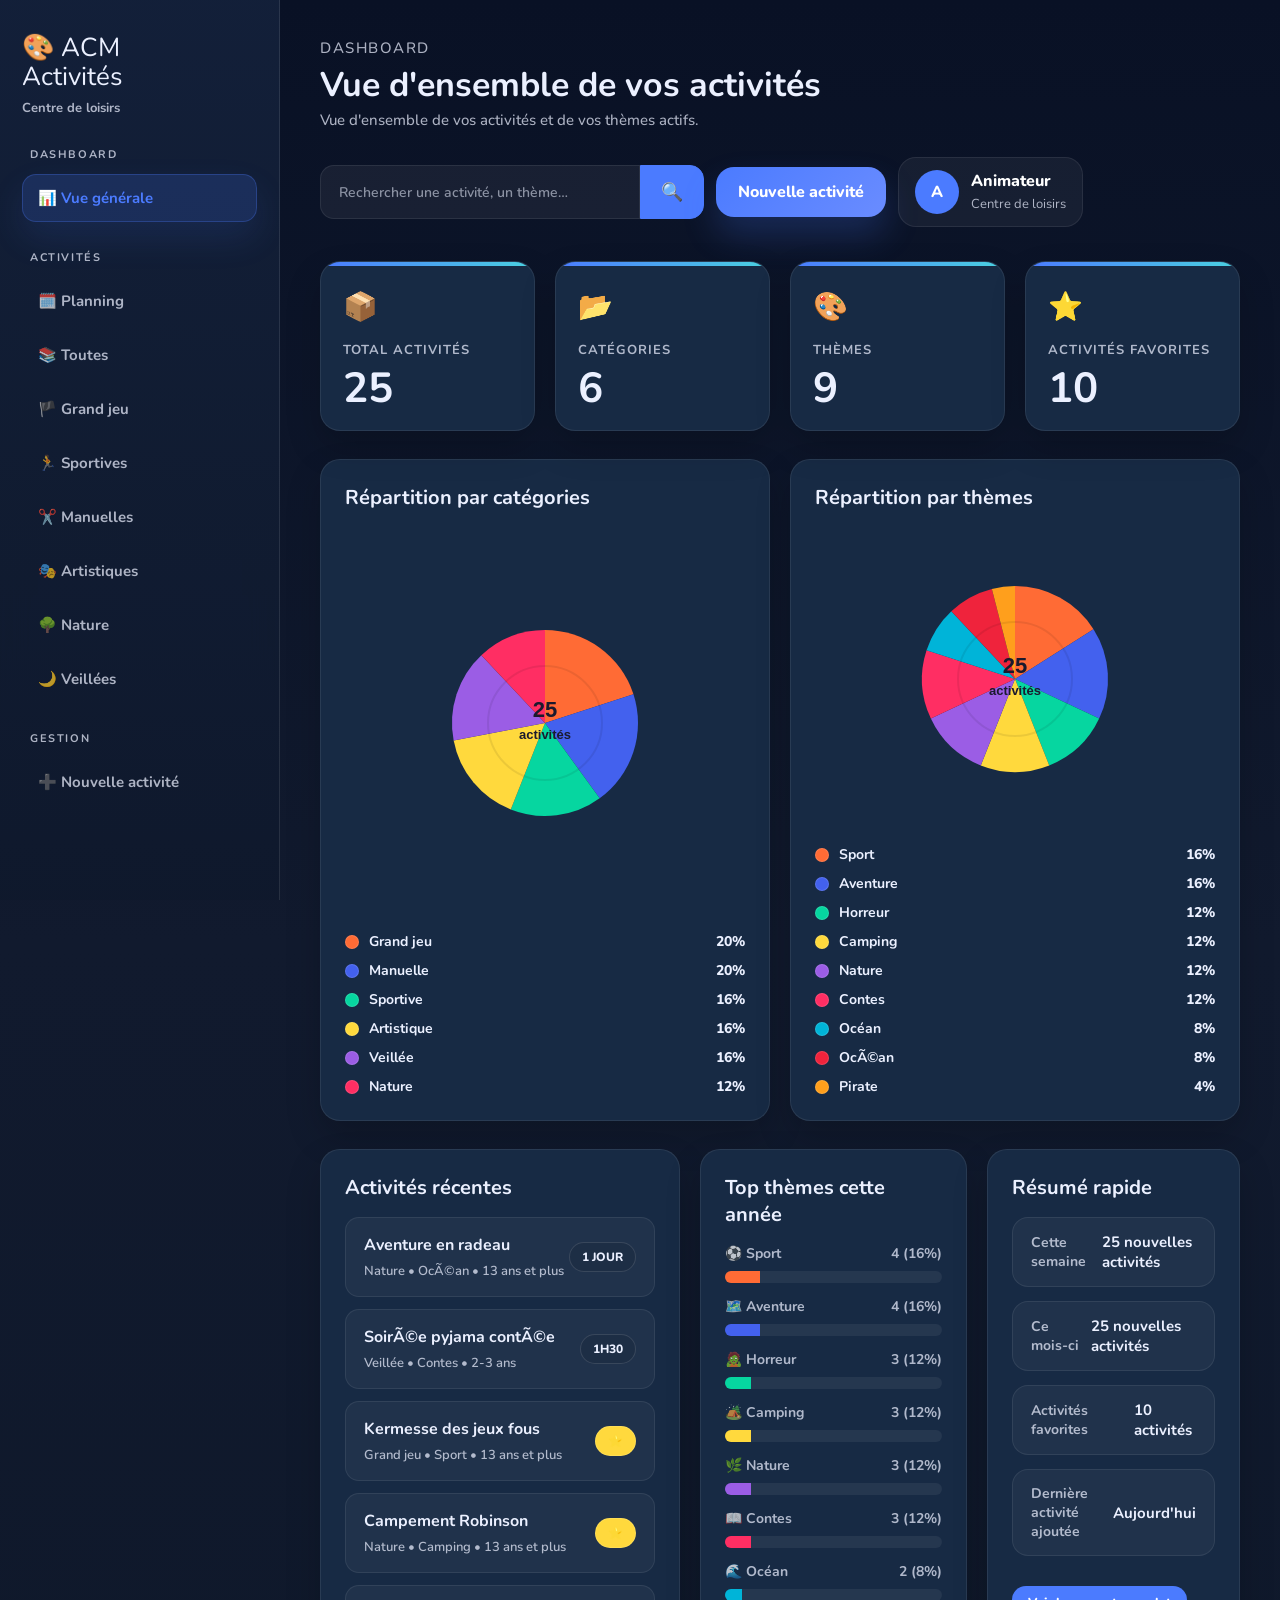
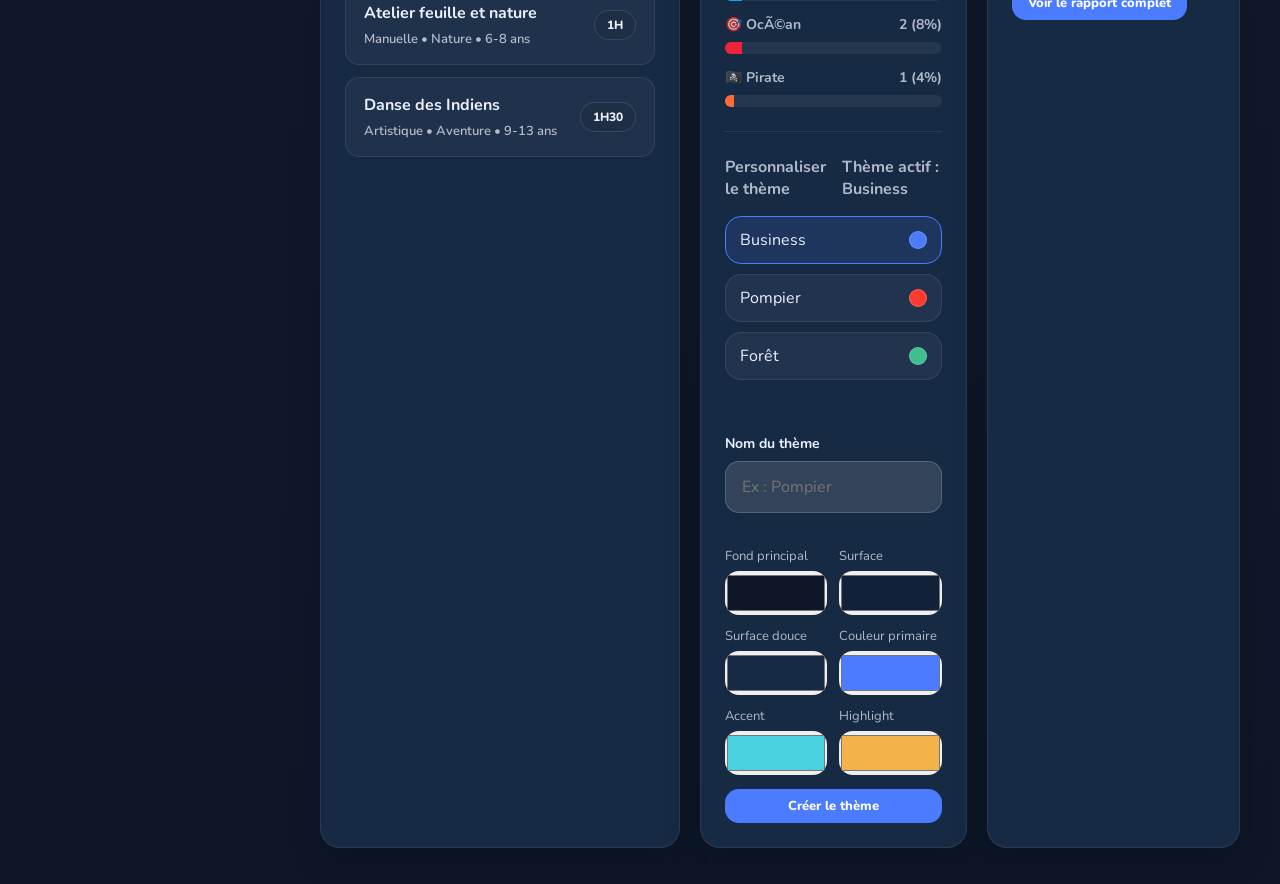
<file: index.html>
<!DOCTYPE html>
<html lang="fr">

<head>
  <meta charset="UTF-8">
  <meta name="viewport" content="width=device-width, initial-scale=1.0">
  <title>ACM Activités — Dashboard</title>
  <link rel="stylesheet" href="css/style.css">
</head>

<body>

  <!-- Mobile toggle -->
  <button class="mobile-toggle" id="mobileToggle" aria-label="Menu">☰</button>
  <div class="sidebar-overlay" id="sidebarOverlay"></div>

  <div class="layout">

    <!-- ============ SIDEBAR ============ -->
    <aside class="sidebar" id="sidebar">

      <div class="logo">
        🎨 ACM<br>Activités
      </div>
      <span class="logo-sub">Centre de loisirs</span>

      <nav>

        <h4>Dashboard</h4>

        <a href="index.html" class="active">
          📊 Vue générale
        </a>

        <h4>Activités</h4>

        <a href="planning.html">
          🗓️ Planning
        </a>
        <a href="activities.html?category=">
          📚 Toutes
        </a>
        <a href="activities.html?category=Grand+jeu">
          🏴 Grand jeu
        </a>
        <a href="activities.html?category=Sportive">
          🏃 Sportives
        </a>
        <a href="activities.html?category=Manuelle">
          ✂️ Manuelles
        </a>
        <a href="activities.html?category=Artistique">
          🎭 Artistiques
        </a>
        <a href="activities.html?category=Nature">
          🌳 Nature
        </a>
        <a href="activities.html?category=Veillée">
          🌙 Veillées
        </a>

        <h4>Gestion</h4>

        <a href="admin.html">
          ➕ Nouvelle activité
        </a>

      </nav>

    </aside>

    <!-- ============ MAIN ============ -->
    <main class="main">

      <!-- Top bar -->
      <header class="topbar">
        <div class="topbar-left">
          <div class="page-header">
            <p class="eyebrow">Dashboard</p>
            <h1>Vue d'ensemble de vos activités</h1>
            <p>Vue d'ensemble de vos activités et de vos thèmes actifs.</p>
          </div>
        </div>
        <div class="topbar-right">
          <div class="search-group">
            <input type="text" id="searchInput" placeholder="Rechercher une activité, un thème…">
            <button id="searchBtn">🔍</button>
          </div>
          <button class="primary-btn" onclick="window.location='admin.html'">Nouvelle activité</button>
          <div class="user-panel">
            <div class="user-avatar">A</div>
            <div class="user-info">
              <strong>Animateur</strong>
              <span>Centre de loisirs</span>
            </div>
          </div>
        </div>
      </header>

      <!-- KPI Cards -->
      <section class="stats">
        <div class="stat-card">
          <div class="stat-icon">📦</div>
          <span>Total activités</span>
          <h2 id="totalActivities">0</h2>
        </div>
        <div class="stat-card">
          <div class="stat-icon">📂</div>
          <span>Catégories</span>
          <h2 id="totalCategories">0</h2>
        </div>
        <div class="stat-card">
          <div class="stat-icon">🎨</div>
          <span>Thèmes</span>
          <h2 id="totalThemes">0</h2>
        </div>
        <div class="stat-card">
          <div class="stat-icon">⭐</div>
          <span>Activités favorites</span>
          <h2 id="favoritesCount">0</h2>
        </div>
      </section>

      <!-- Charts -->
      <section class="charts">
        <div class="chart-card">
          <h3>Répartition par catégories</h3>
          <canvas id="categoryChart"></canvas>
          <div class="chart-legend" id="categoryLegend"></div>
        </div>
        <div class="chart-card">
          <h3>Répartition par thèmes</h3>
          <canvas id="themeChart"></canvas>
          <div class="chart-legend" id="themeLegend"></div>
        </div>
      </section>

      <!-- Bottom -->
      <section class="bottom dashboard-bottom">
        <div class="recent card-panel">
          <h3>Activités récentes</h3>
          <div id="recentActivities"></div>
        </div>
        <div class="themes card-panel">
          <h3>Top thèmes cette année</h3>
          <div id="topThemes"></div>
          <div class="theme-manager">
            <div class="theme-manager-header">
              <span>Personnaliser le thème</span>
              <span id="activeThemeLabel"></span>
            </div>
            <div class="theme-list" id="themeList"></div>
            <div id="themeMessage" class="theme-message"></div>
            <form id="themeForm" class="theme-form">
              <div class="form-group">
                <label>Nom du thème</label>
                <input type="text" id="themeName" placeholder="Ex : Pompier">
              </div>
              <div class="theme-inputs">
                <div class="theme-input-group">
                  <label>Fond principal</label>
                  <input type="color" id="themeBg" value="#0d1728">
                </div>
                <div class="theme-input-group">
                  <label>Surface</label>
                  <input type="color" id="themeSurface" value="#13203a">
                </div>
                <div class="theme-input-group">
                  <label>Surface douce</label>
                  <input type="color" id="themeSurfaceSoft" value="#172a44">
                </div>
                <div class="theme-input-group">
                  <label>Couleur primaire</label>
                  <input type="color" id="themePrimary" value="#4b7bff">
                </div>
                <div class="theme-input-group">
                  <label>Accent</label>
                  <input type="color" id="themeAccent" value="#4ad1e0">
                </div>
                <div class="theme-input-group">
                  <label>Highlight</label>
                  <input type="color" id="themeHighlight" value="#f4b24a">
                </div>
              </div>
              <button type="button" id="saveThemeBtn" class="view-btn small">Créer le thème</button>
            </form>
          </div>
        </div>
        <div class="summary card-panel">
          <h3>Résumé rapide</h3>
          <div class="summary-list">
            <div class="summary-item">
              <span>Cette semaine</span>
              <strong id="weeklyCount">0 nouvelles activités</strong>
            </div>
            <div class="summary-item">
              <span>Ce mois-ci</span>
              <strong id="monthlyCount">0 nouvelles activités</strong>
            </div>
            <div class="summary-item">
              <span>Activités favorites</span>
              <strong id="favoritesSummary">0 activités</strong>
            </div>
            <div class="summary-item">
              <span>Dernière activité ajoutée</span>
              <strong id="lastAdded">Aucune activité</strong>
            </div>
          </div>
          <a href="activities.html" class="view-btn small">Voir le rapport complet</a>
        </div>
      </section>

    </main>

  </div>

  <script src="data/activities.js"></script>
  <script src="js/utils.js"></script>
  <script src="js/charts.js"></script>
  <script src="js/dashboard.js"></script>
</body>
</html>
</file>
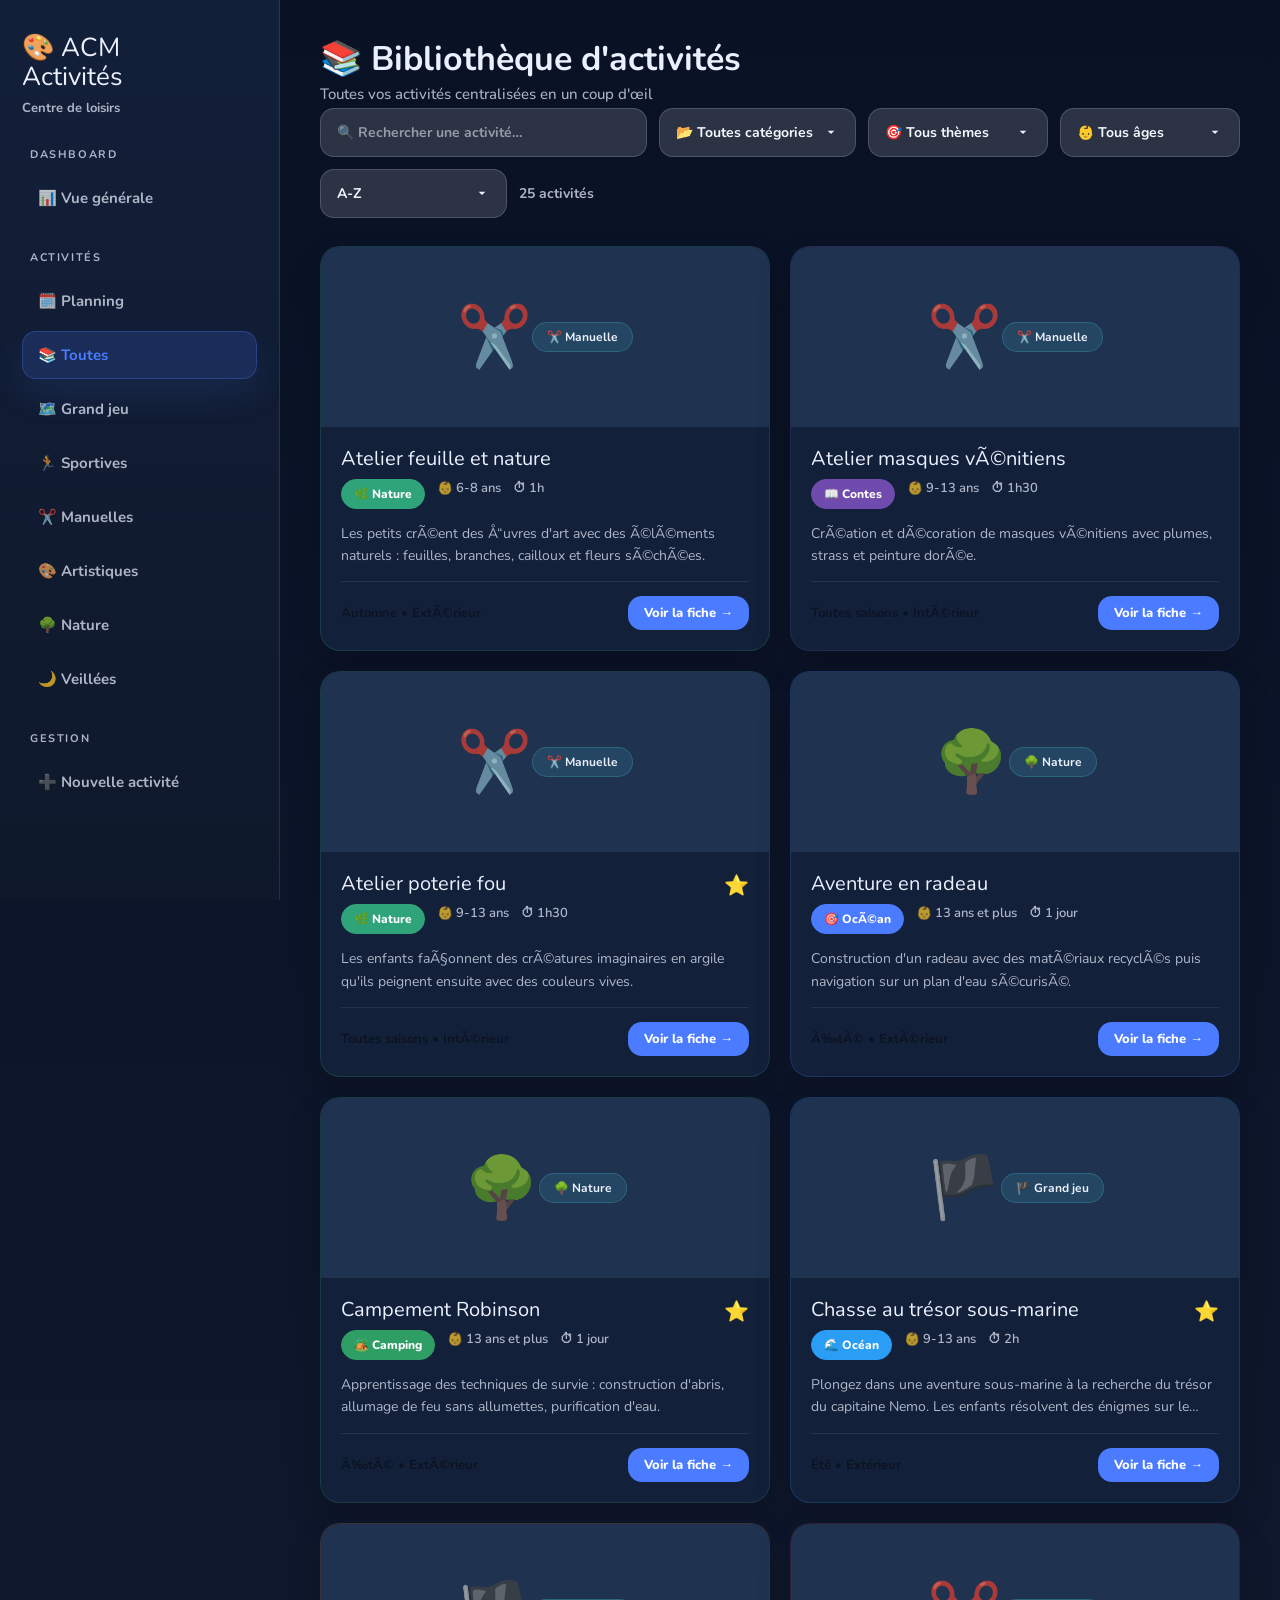
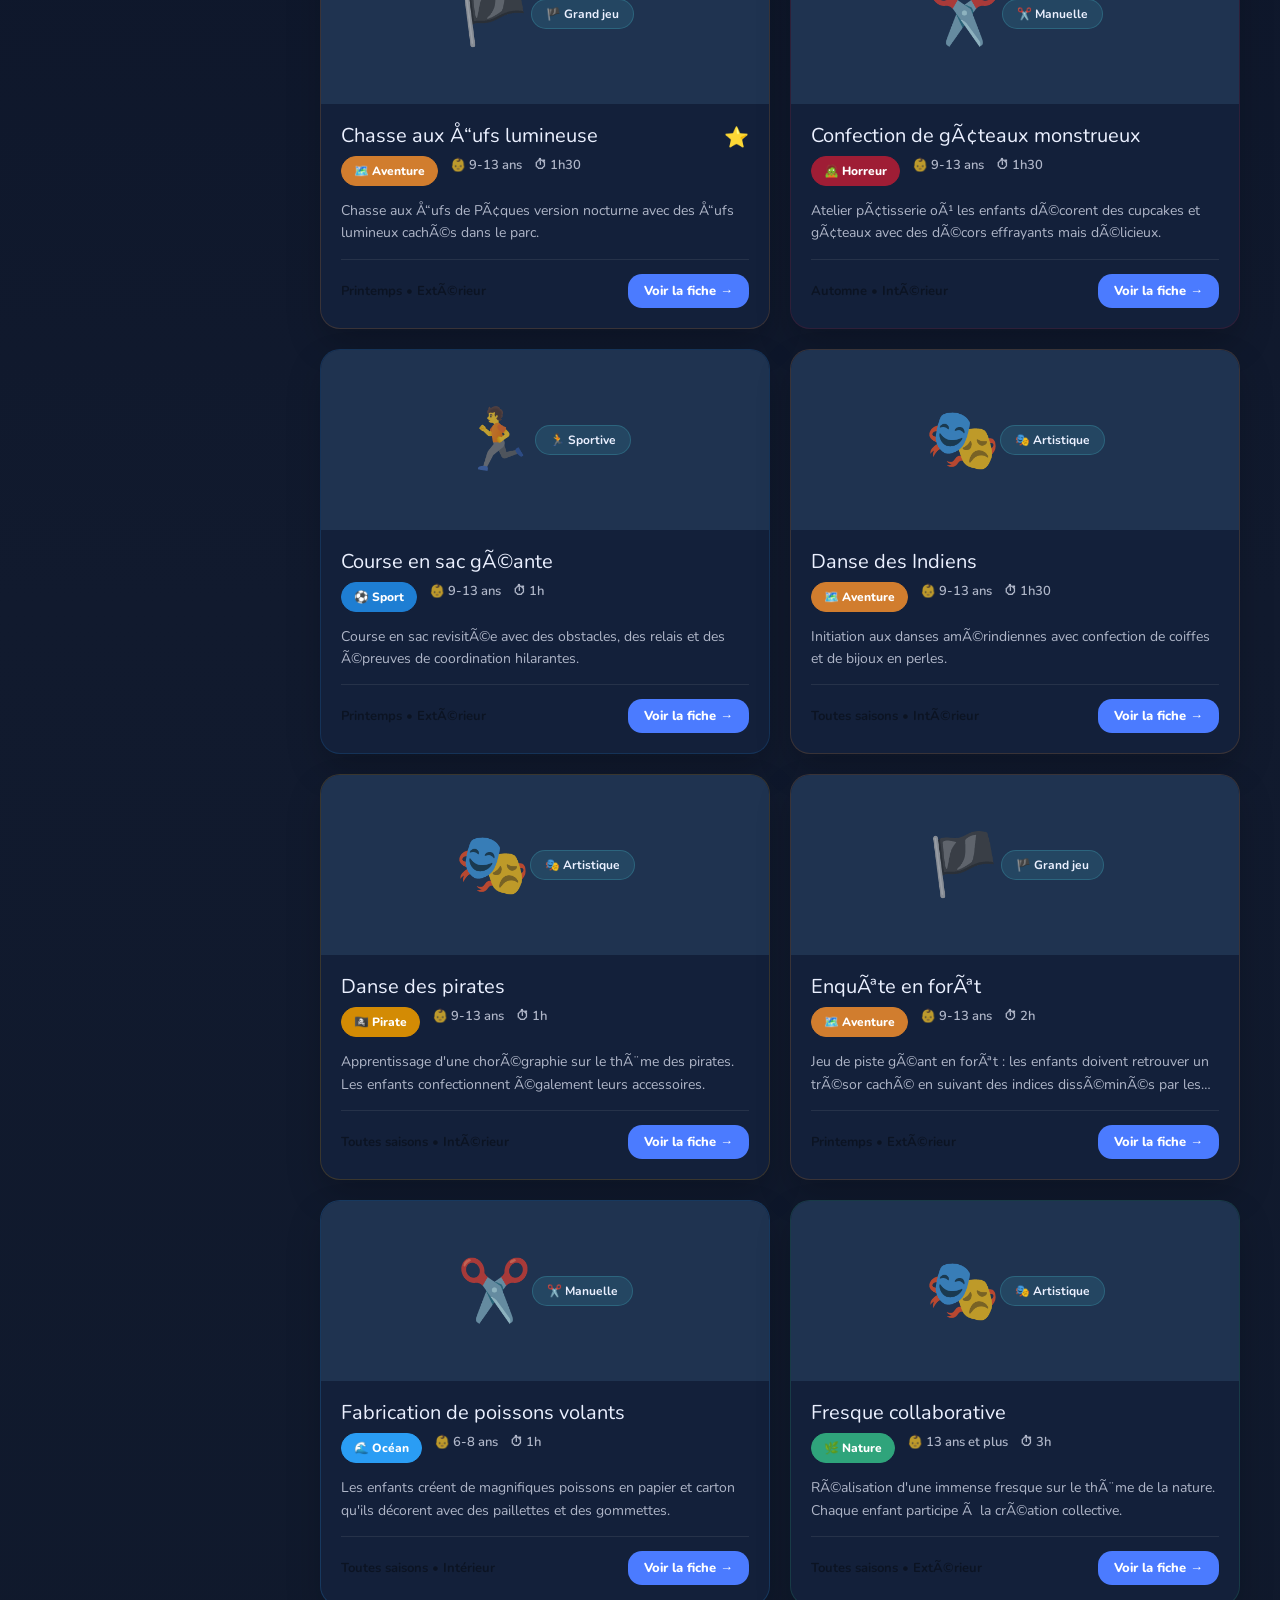
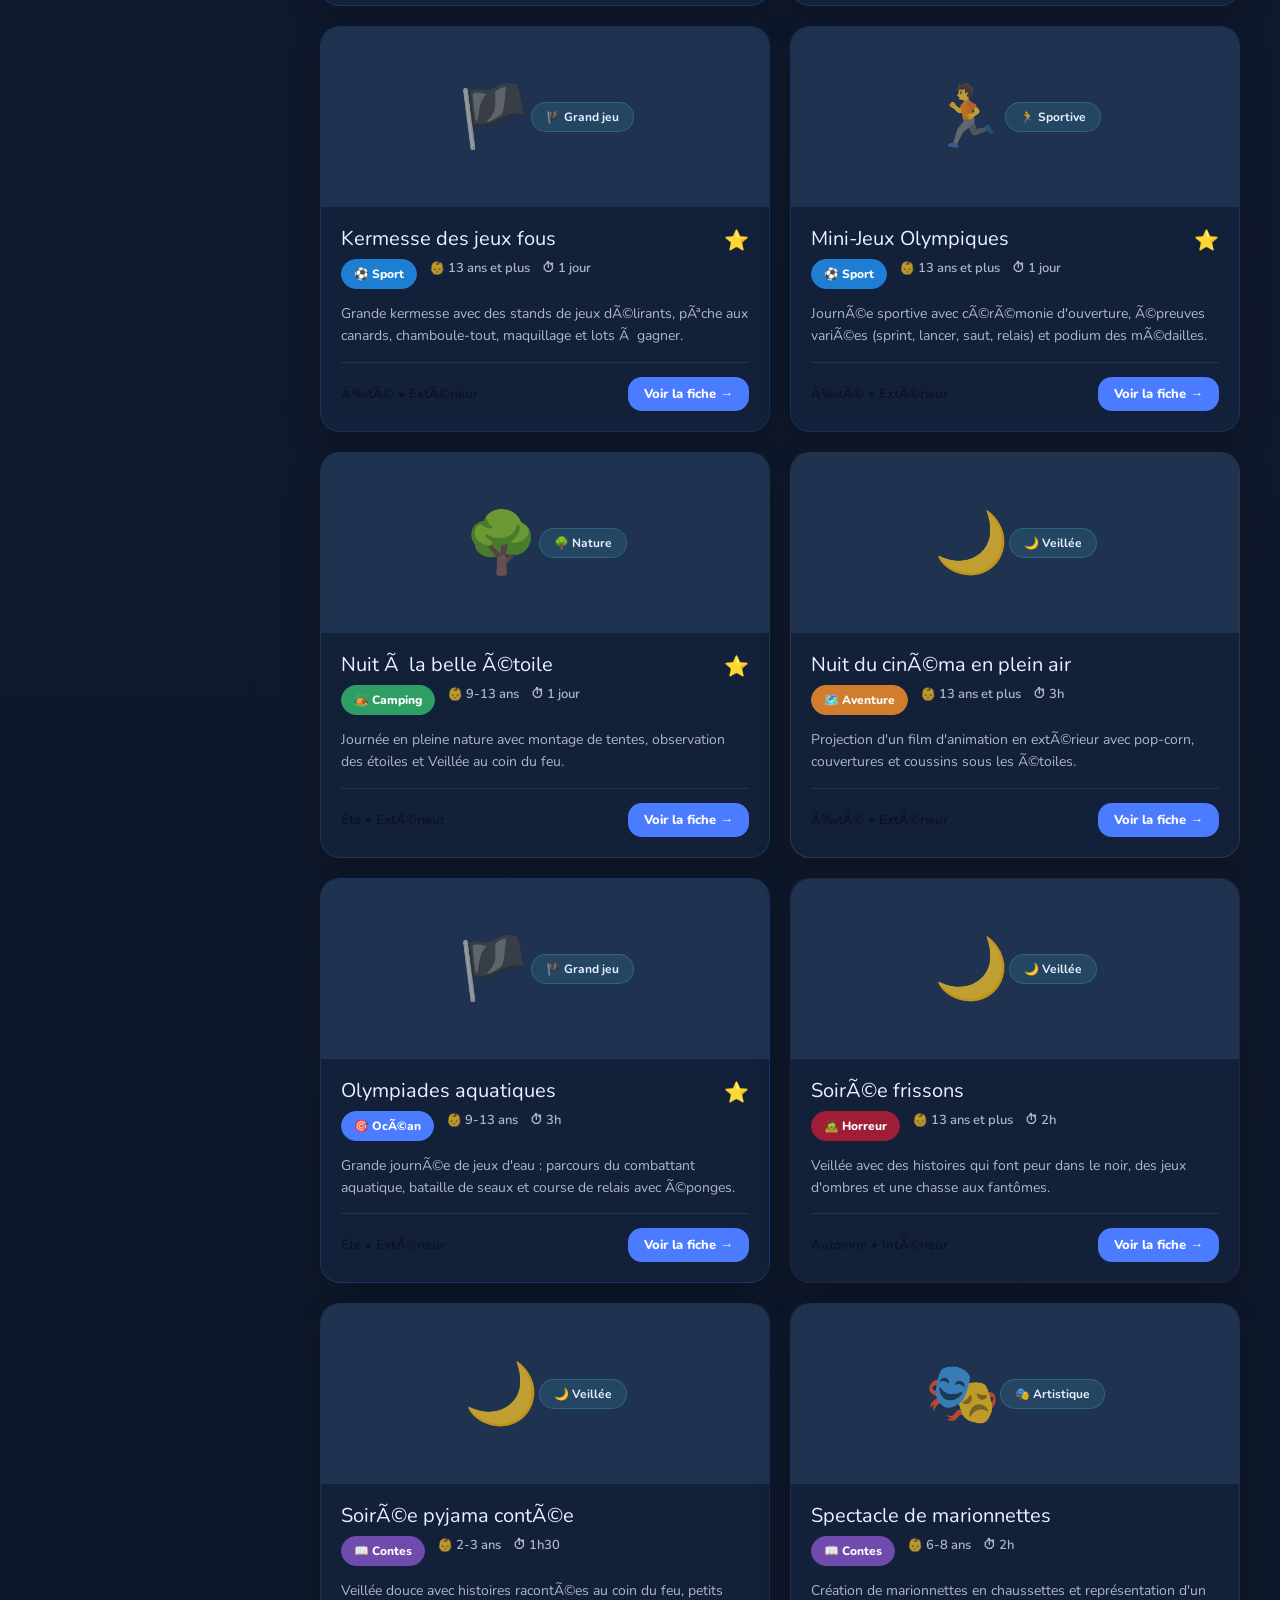
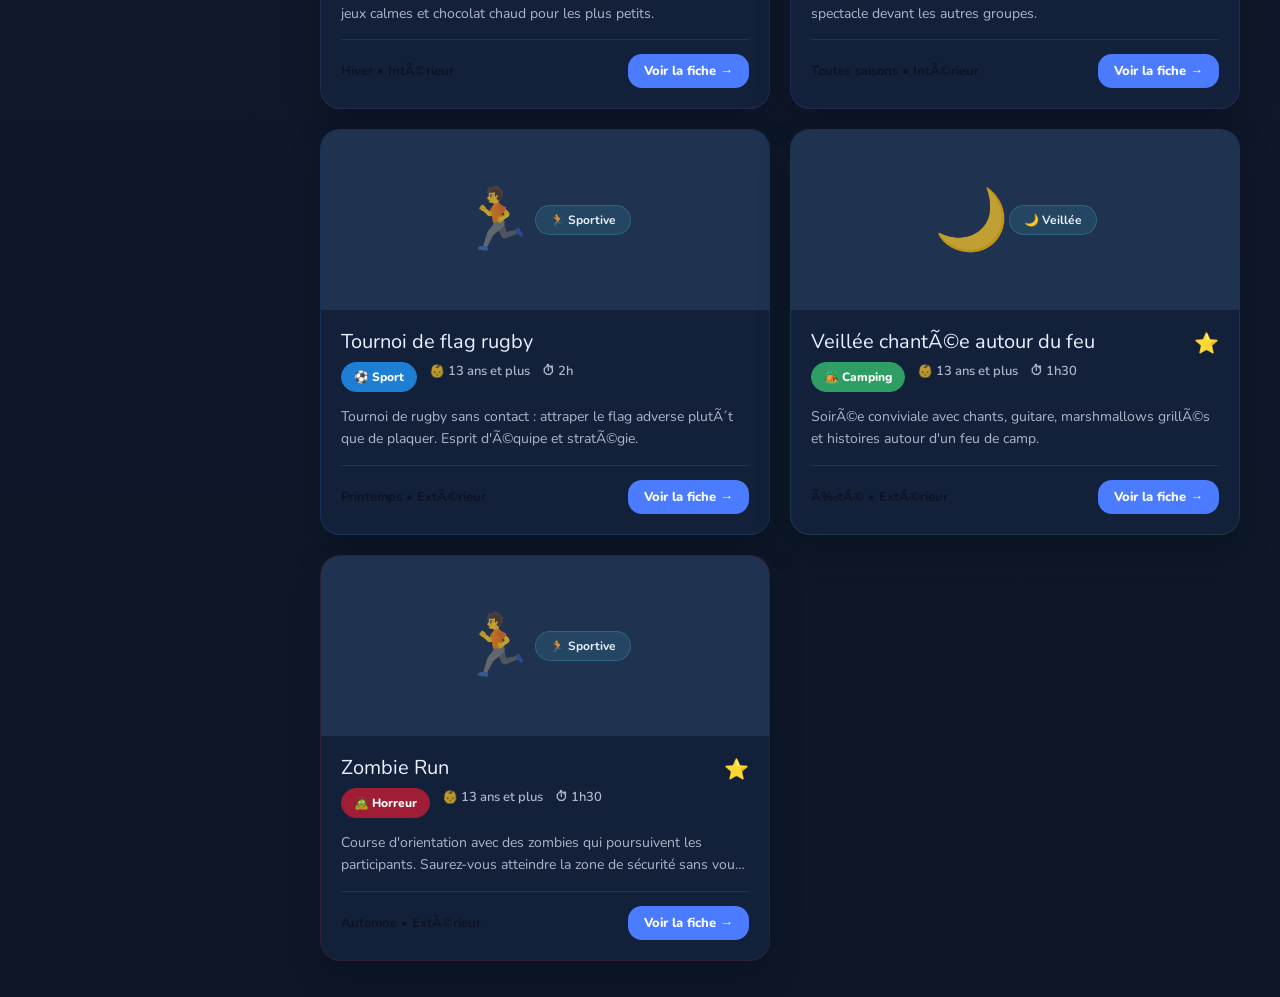
<file: activities.html>
﻿<!DOCTYPE html>
<html lang="fr">

<head>
  <meta charset="UTF-8">
  <meta name="viewport" content="width=device-width, initial-scale=1.0">
  <title>ACM Activités — Catalogue</title>
  <link rel="stylesheet" href="css/style.css">
</head>

<body>

  <!-- Mobile toggle -->
  <button class="mobile-toggle" id="mobileToggle" aria-label="Menu">☰</button>
  <div class="sidebar-overlay" id="sidebarOverlay"></div>

  <div class="layout">

    <!-- ============ SIDEBAR ============ -->
    <aside class="sidebar" id="sidebar">

      <div class="logo">
        🎨 ACM<br>Activités
      </div>
      <span class="logo-sub">Centre de loisirs</span>

      <nav>

        <h4>Dashboard</h4>
        <a href="index.html">📊 Vue générale</a>

        <h4>Activités</h4>
        <a href="planning.html">🗓️ Planning</a>
        <a href="activities.html" class="active">📚 Toutes</a>
        <a href="activities.html?category=Grand+jeu">🗺️ Grand jeu</a>
        <a href="activities.html?category=Sportive">🏃 Sportives</a>
        <a href="activities.html?category=Manuelle">✂️ Manuelles</a>
        <a href="activities.html?category=Artistique">🎨 Artistiques</a>
        <a href="activities.html?category=Nature">🌳 Nature</a>
        <a href="activities.html?category=Veillée">🌙 Veillées</a>

        <h4>Gestion</h4>
        <a href="admin.html">➕ Nouvelle activité</a>

      </nav>

    </aside>

    <!-- ============ MAIN ============ -->
    <main class="main">

      <div class="page-header">
        <h1>📚 Bibliothèque d'activités</h1>
        <p>Toutes vos activités centralisées en un coup d'œil</p>
      </div>

      <!-- Filters -->
      <section class="filters">
        <input type="text" id="searchInput" placeholder="🔍 Rechercher une activité…">
        <select id="categoryFilter">
          <option value="">📂 Toutes catégories</option>
        </select>
        <select id="themeFilter">
          <option value="">🎯 Tous thèmes</option>
        </select>
        <select id="ageFilter">
          <option value="">👶 Tous âges</option>
          <option>2-3 ans</option>
          <option>4-5 ans</option>
          <option>6-8 ans</option>
          <option>9-13 ans</option>
          <option>13 ans et plus</option>
        </select>
        <select id="sortFilter">
          <option value="alpha">A-Z</option>
          <option value="duration-asc">Durée croissante</option>
          <option value="duration-desc">Durée décroissante</option>
          <option value="used">Les plus utilisées</option>
          <option value="favorites">Favoris en premier</option>
        </select>
        <span class="filter-count" id="filterCount"></span>
      </section>

      <!-- Grid -->
      <section id="activitiesGrid"></section>

    </main>

  </div>

  <script src="data/activities.js"></script>
  <script src="js/utils.js"></script>
  <script src="js/activities.js"></script>
</body>
</html>
</file>
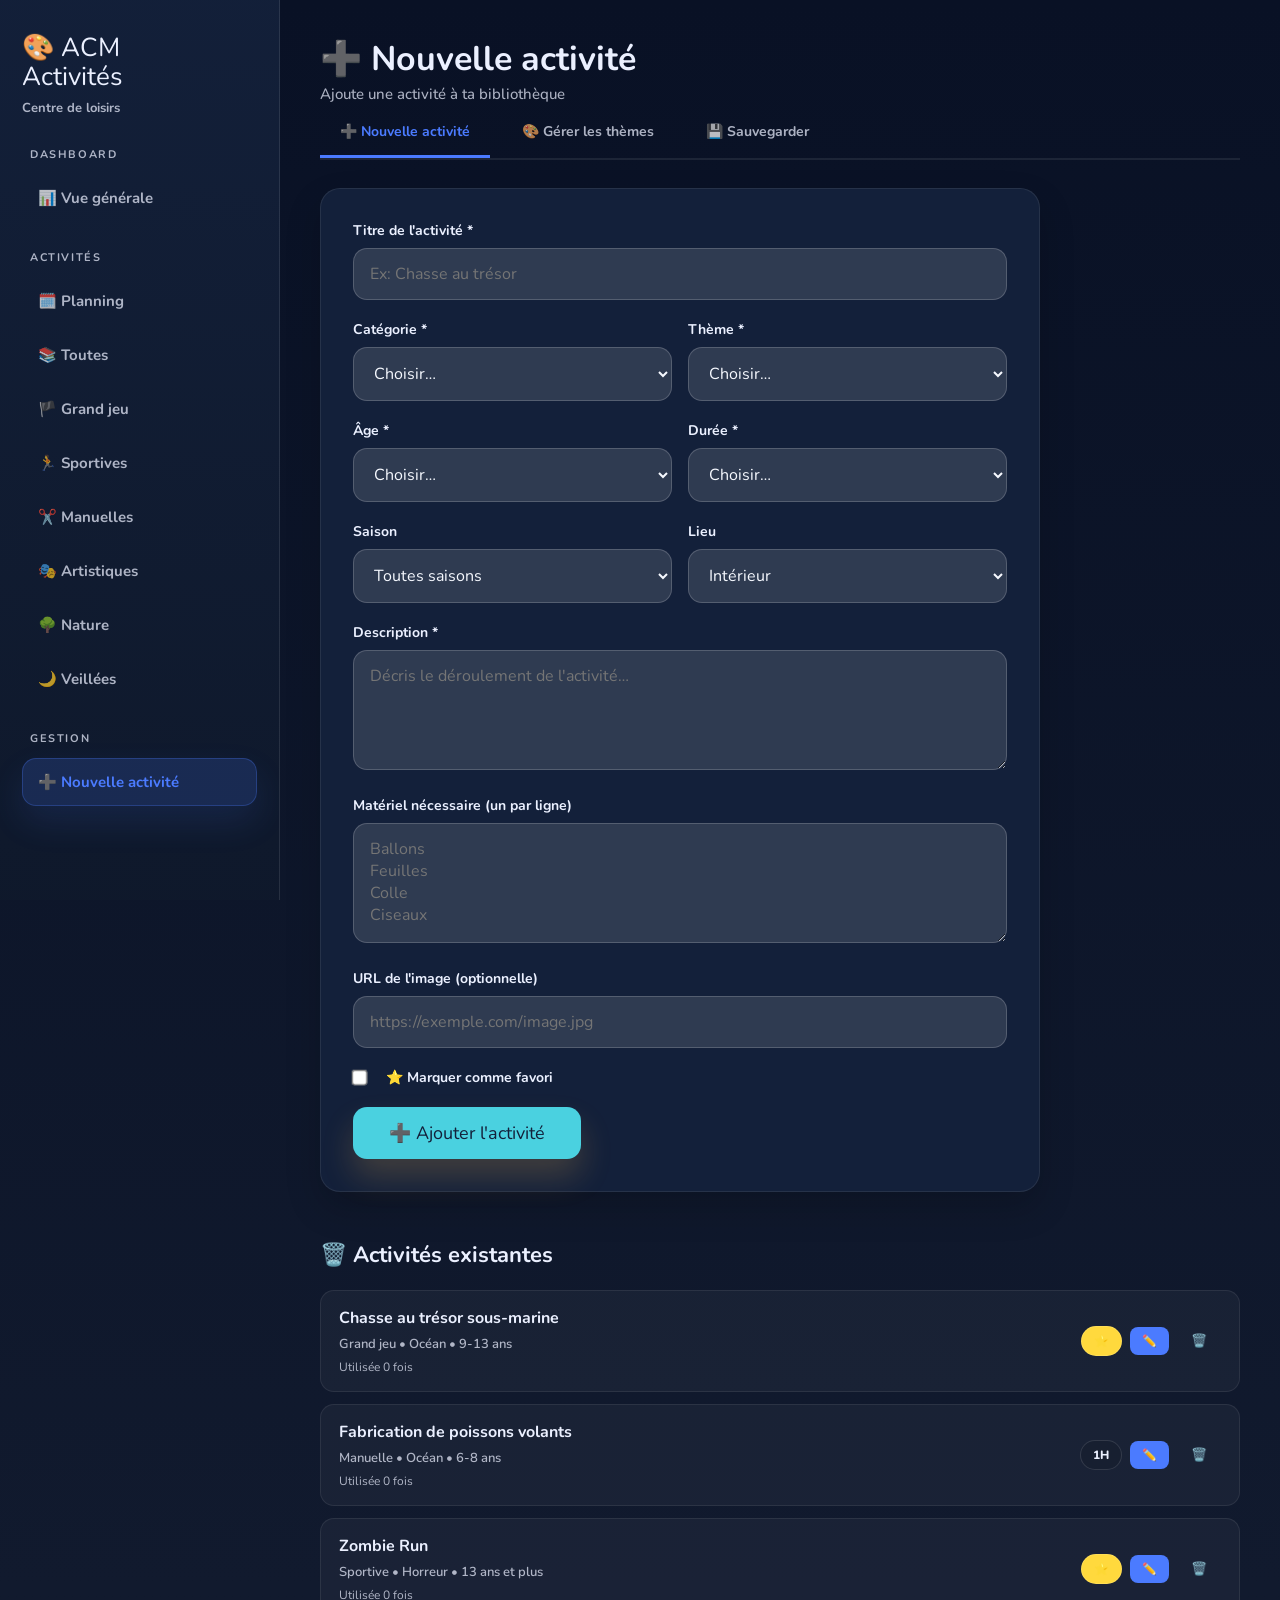
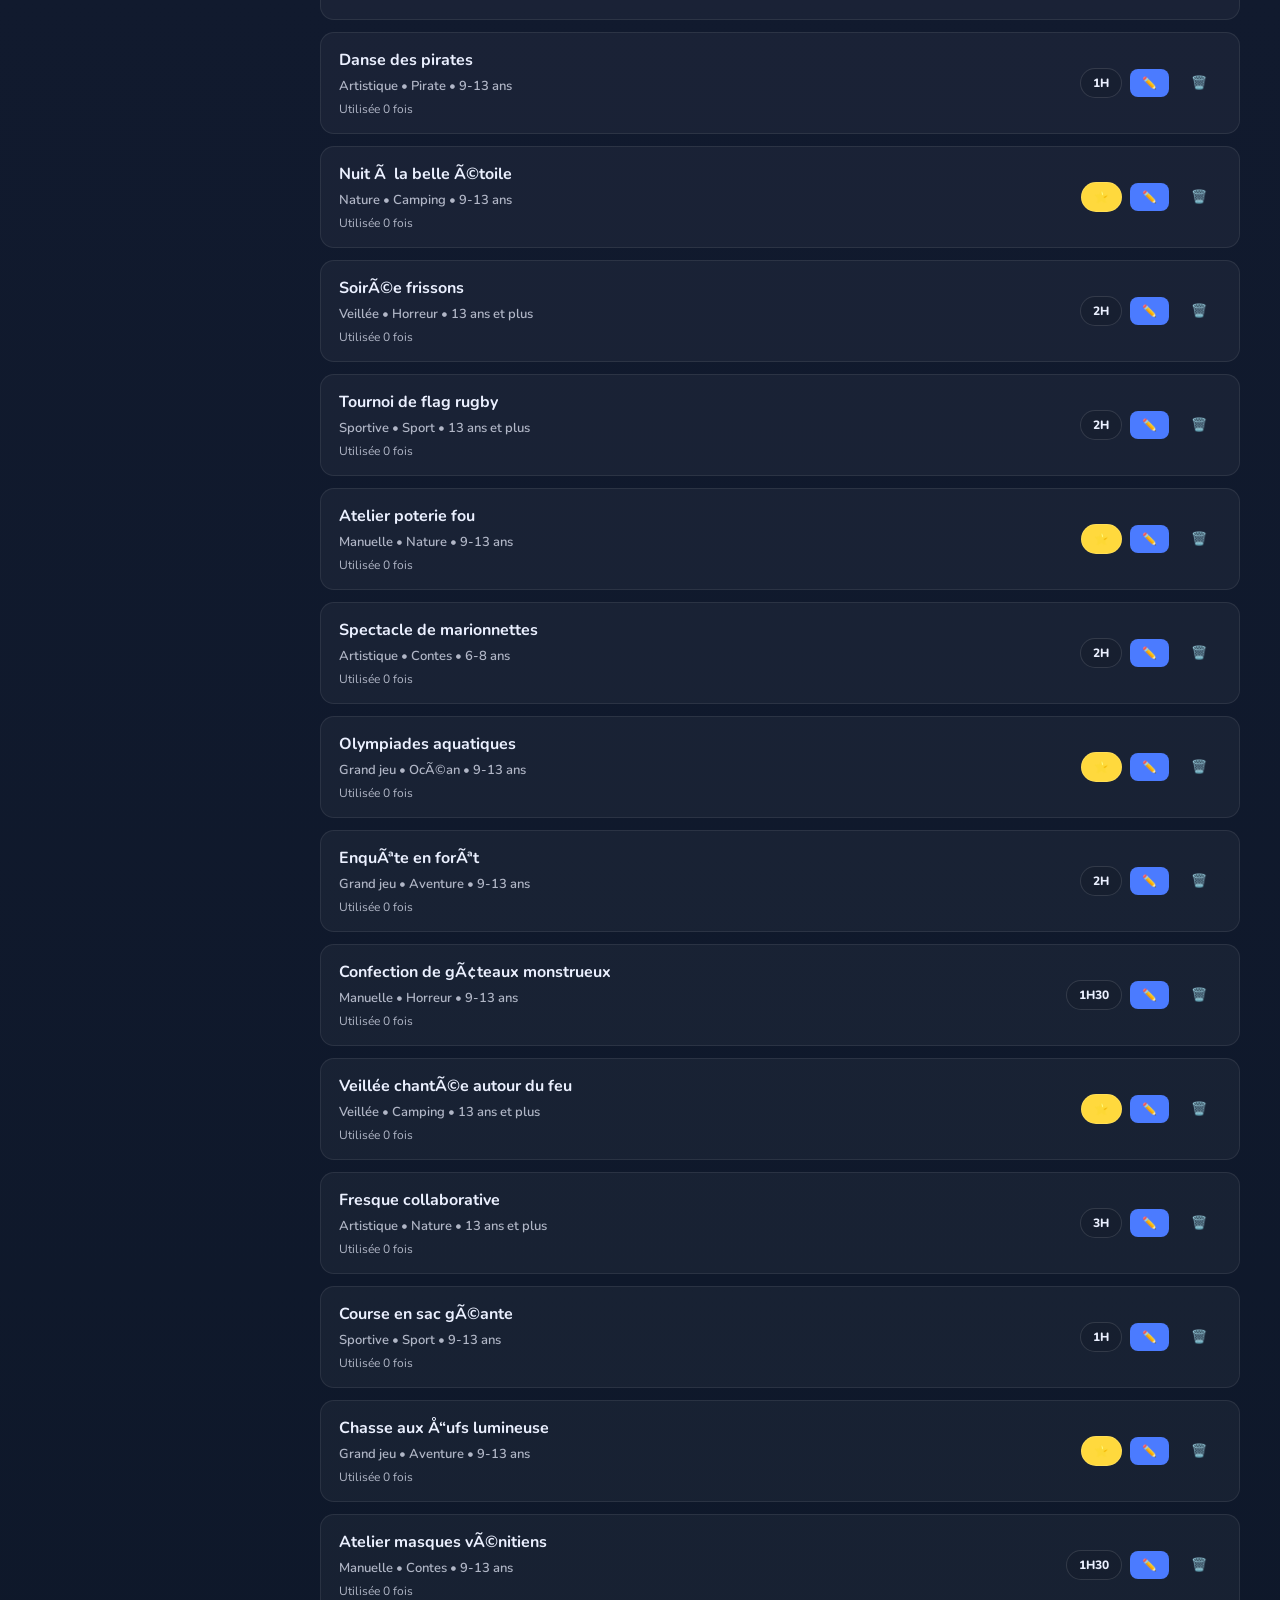
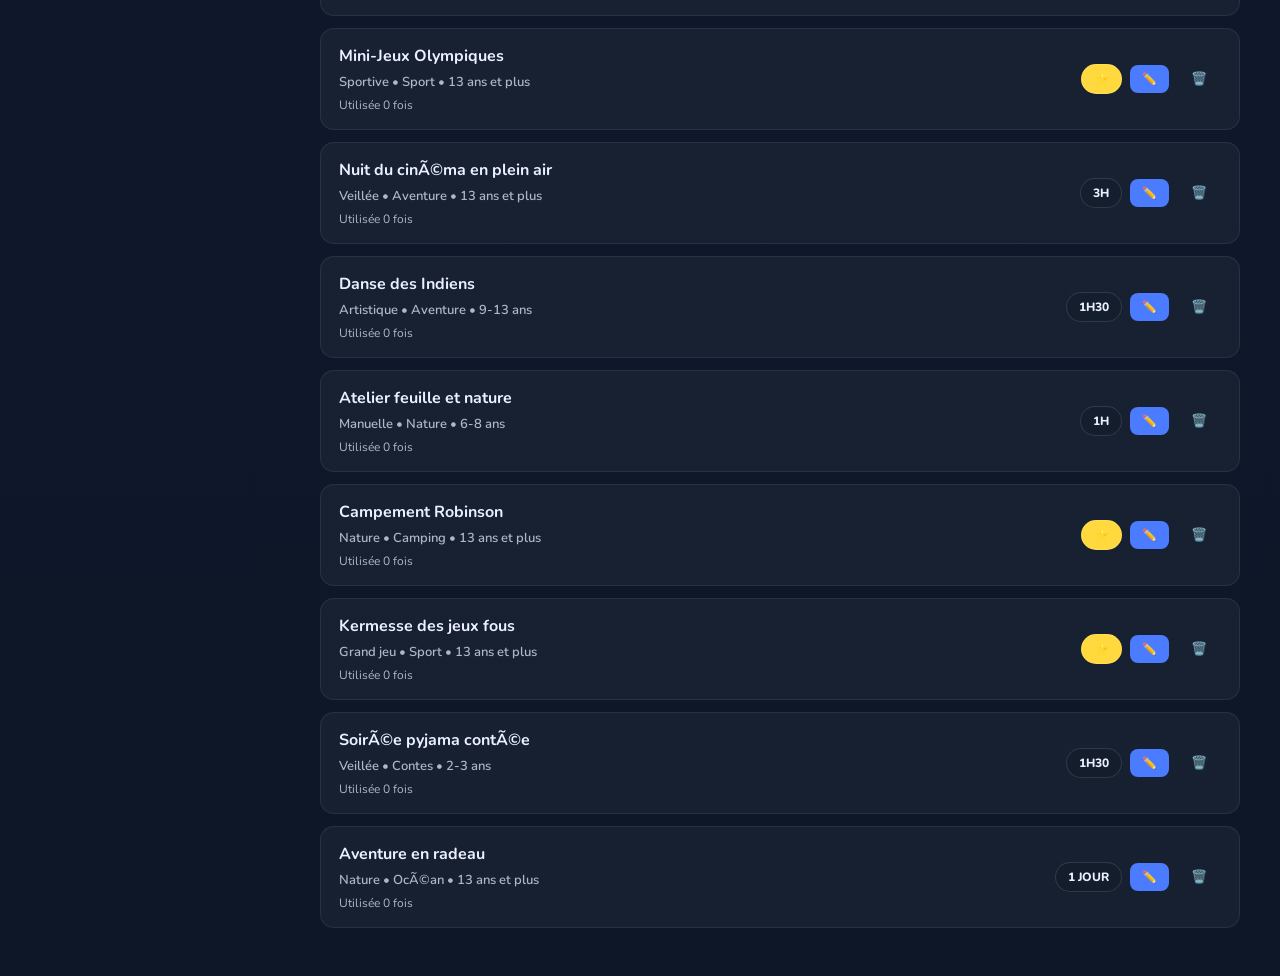
<file: admin.html>
<!DOCTYPE html>
<html lang="fr">

<head>
  <meta charset="UTF-8">
  <meta name="viewport" content="width=device-width, initial-scale=1.0">
  <title>ACM Activités — Admin</title>
  <link rel="stylesheet" href="css/style.css">
</head>

<body>

  <!-- Mobile toggle -->
  <button class="mobile-toggle" id="mobileToggle" aria-label="Menu">☰</button>
  <div class="sidebar-overlay" id="sidebarOverlay"></div>

  <div class="layout">

    <!-- ============ SIDEBAR ============ -->
    <aside class="sidebar" id="sidebar">

      <div class="logo">
        🎨 ACM<br>Activités
      </div>
      <span class="logo-sub">Centre de loisirs</span>

      <nav>
        <h4>Dashboard</h4>
        <a href="index.html">📊 Vue générale</a>

        <h4>Activités</h4>
        <a href="planning.html">🗓️ Planning</a>
        <a href="activities.html">📚 Toutes</a>
        <a href="activities.html?category=Grand+jeu">🏴 Grand jeu</a>
        <a href="activities.html?category=Sportive">🏃 Sportives</a>
        <a href="activities.html?category=Manuelle">✂️ Manuelles</a>
        <a href="activities.html?category=Artistique">🎭 Artistiques</a>
        <a href="activities.html?category=Nature">🌳 Nature</a>
        <a href="activities.html?category=Veillée">🌙 Veillées</a>

        <h4>Gestion</h4>
        <a href="admin.html" class="active">➕ Nouvelle activité</a>
      </nav>

    </aside>

    <!-- ============ MAIN ============ -->
    <main class="main">

      <div class="page-header">
        <h1>➕ Nouvelle activité</h1>
        <p>Ajoute une activité à ta bibliothèque</p>
      </div>

      <!-- TABS -->
      <div class="admin-tabs">
        <button class="admin-tab-btn active" data-tab="activities">➕ Nouvelle activité</button>
        <button class="admin-tab-btn" data-tab="themes">🎨 Gérer les thèmes</button>
        <button class="admin-tab-btn" data-tab="data">💾 Sauvegarder</button>
      </div>

      <!-- TAB: ACTIVITIES -->
      <div id="tab-activities" class="admin-tab-content active">
        <form class="admin-form" id="activityForm">

          <input type="hidden" id="activityId">
          <div id="formMessage" style="padding:12px;border-radius:10px;margin-bottom:16px;display:none;font-weight:700;font-size:14px"></div>

          <div class="form-group">
            <label>Titre de l'activité *</label>
            <input type="text" id="title" placeholder="Ex: Chasse au trésor" required>
        </div>

        <div class="form-row">
          <div class="form-group">
            <label>Catégorie *</label>
            <select id="category" required>
              <option value="">Choisir…</option>
              <option>Grand jeu</option>
              <option>Sportive</option>
              <option>Manuelle</option>
              <option>Artistique</option>
              <option>Nature</option>
              <option>Veillée</option>
            </select>
          </div>
          <div class="form-group">
            <label>Thème *</label>
            <select id="theme" required>
              <option value="">Choisir…</option>
              <option>Océan</option>
              <option>Camping</option>
              <option>Horreur</option>
              <option>Pirate</option>
              <option>Sport</option>
              <option>Nature</option>
              <option>Contes</option>
              <option>Aventure</option>
            </select>
          </div>
        </div>

        <div class="form-row">
          <div class="form-group">
            <label>Âge *</label>
            <select id="age" required>
              <option value="">Choisir…</option>
              <option>2-3 ans</option>
              <option>4-5 ans</option>
              <option>6-8 ans</option>
              <option>9-13 ans</option>
              <option>13 ans et plus</option>
            </select>
          </div>
          <div class="form-group">
            <label>Durée *</label>
            <select id="duration" required>
              <option value="">Choisir…</option>
              <option>1h</option>
              <option>1h30</option>
              <option>2h</option>
              <option>2h30</option>
              <option>3h</option>
              <option>1 jour</option>
            </select>
          </div>
        </div>

        <div class="form-row">
          <div class="form-group">
            <label>Saison</label>
            <select id="season">
              <option value="Toutes saisons">Toutes saisons</option>
              <option>Printemps</option>
              <option>Été</option>
              <option>Automne</option>
              <option>Hiver</option>
            </select>
          </div>
          <div class="form-group">
            <label>Lieu</label>
            <select id="location">
              <option>Intérieur</option>
              <option>Extérieur</option>
            </select>
          </div>
        </div>

        <div class="form-group">
          <label>Description *</label>
          <textarea id="description" placeholder="Décris le déroulement de l'activité…" required></textarea>
        </div>

        <div class="form-group">
          <label>Matériel nécessaire (un par ligne)</label>
          <textarea id="materials" placeholder="Ballons&#10;Feuilles&#10;Colle&#10;Ciseaux"></textarea>
        </div>

        <div class="form-group">
          <label>URL de l'image (optionnelle)</label>
          <input type="url" id="image" placeholder="https://exemple.com/image.jpg">
        </div>

        <div class="form-group">
          <label class="checkbox-label">
            <input type="checkbox" id="favorite">
            ⭐ Marquer comme favori
          </label>
        </div>

        <button type="submit" class="submit-btn" id="submitBtn">➕ Ajouter l'activité</button>
        <button type="button" class="submit-btn" id="cancelEditBtn" style="background:var(--text-muted);display:none;margin-left:12px">Annuler</button>
      </form>
      </div>

      <!-- TAB: THEMES -->
      <div id="tab-themes" class="admin-tab-content">
        <div style="padding:28px;background:var(--surface);border:1px solid var(--border);border-radius:var(--radius);">
          <h2 style="font-family:var(--font-display);font-size:22px;margin-bottom:20px;color:var(--text)">🎨 Gérer les thèmes d'activité</h2>
          <div id="themesContainer" style="display:grid;gap:12px;margin-bottom:28px"></div>
          <div style="padding:20px;background:rgba(255,255,255,0.05);border-radius:14px;border:1px solid rgba(255,255,255,0.08)">
            <div style="display:grid;grid-template-columns:1fr 100px;gap:12px;align-items:flex-end;margin-bottom:12px">
              <div>
                <label style="display:block;color:var(--text-soft);font-weight:700;margin-bottom:8px;font-size:13px">Ajouter un thème</label>
                <input type="text" id="newThemeName" placeholder="Ex: Pompier" style="width:100%;padding:12px 14px;background:rgba(255,255,255,0.08);border:1px solid rgba(255,255,255,0.12);color:var(--text);border-radius:10px">
              </div>
              <div>
                <label style="display:block;color:var(--text-soft);font-weight:700;margin-bottom:8px;font-size:13px">Couleur</label>
                <input type="color" id="newThemeColor" value="#ff3b2f" style="width:100%;height:44px;border:none;border-radius:10px;cursor:pointer">
              </div>
            </div>
            <button type="button" id="addThemeBtn" style="width:100%;padding:12px 16px;background:var(--primary);color:white;border:none;border-radius:10px;font-weight:800;cursor:pointer">➕ Ajouter le thème</button>
            <div id="themeMessage" style="margin-top:12px;font-size:13px;color:var(--text-soft)"></div>
          </div>
        </div>
      </div>

      <!-- TAB: DATA -->
      <div id="tab-data" class="admin-tab-content">
        <div style="padding:28px;background:var(--surface);border:1px solid var(--border);border-radius:var(--radius);display:grid;gap:20px">
          <div>
            <h2 style="font-family:var(--font-display);font-size:22px;margin-bottom:16px;color:var(--text)">💾 Exporter les données</h2>
            <p style="color:var(--text-soft);font-size:14px;margin-bottom:12px">Télécharge toutes tes activités et thèmes en JSON</p>
            <button type="button" id="exportBtn" style="width:100%;padding:12px 16px;background:var(--primary);color:white;border:none;border-radius:10px;font-weight:800;cursor:pointer">⬇️ Exporter en JSON</button>
          </div>
          <div style="border-top:1px solid var(--border);padding-top:20px">
            <h2 style="font-family:var(--font-display);font-size:22px;margin-bottom:16px;color:var(--text)">📥 Importer les données</h2>
            <p style="color:var(--text-soft);font-size:14px;margin-bottom:12px">Restaure tes activités et thèmes depuis un fichier JSON</p>
            <input type="file" id="importFile" accept=".json" style="display:none">
            <button type="button" id="importBtn" style="width:100%;padding:12px 16px;background:var(--accent);color:white;border:none;border-radius:10px;font-weight:800;cursor:pointer">📤 Importer un fichier</button>
            <div id="importMessage" style="margin-top:12px;font-size:13px;color:var(--text-soft)"></div>
          </div>
        </div>
      </div>

      <!-- Liste des activités existantes pour suppression -->
      <section style="margin-top:48px">
        <h2 style="font-family:var(--font-display);font-size:22px;color:var(--white);margin-bottom:20px;text-shadow:3px 3px 0 var(--black);">
          🗑️ Activités existantes
        </h2>
        <div id="existingList"></div>
      </section>

    </main>

  </div>

  <script src="data/activities.js"></script>
  <script src="js/utils.js"></script>
  <script src="js/admin.js"></script>
</body>
</html>
</file>
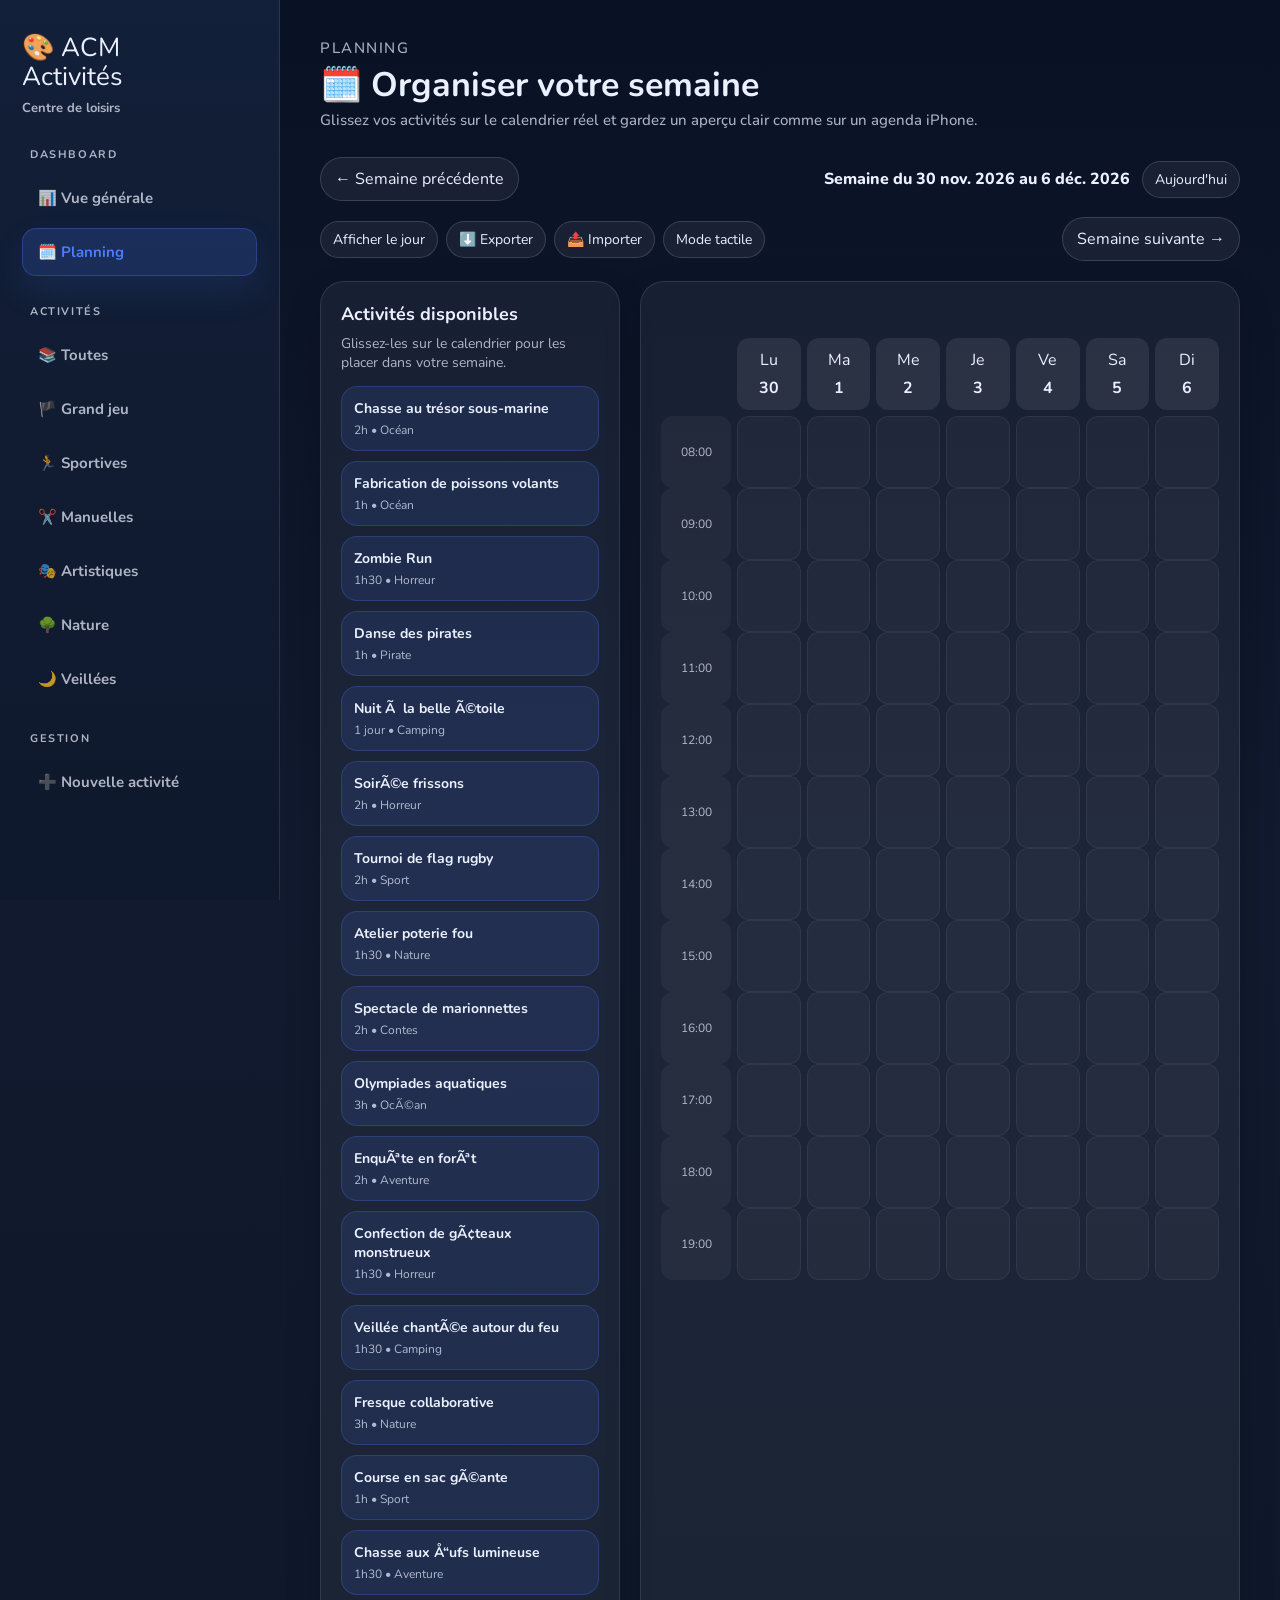
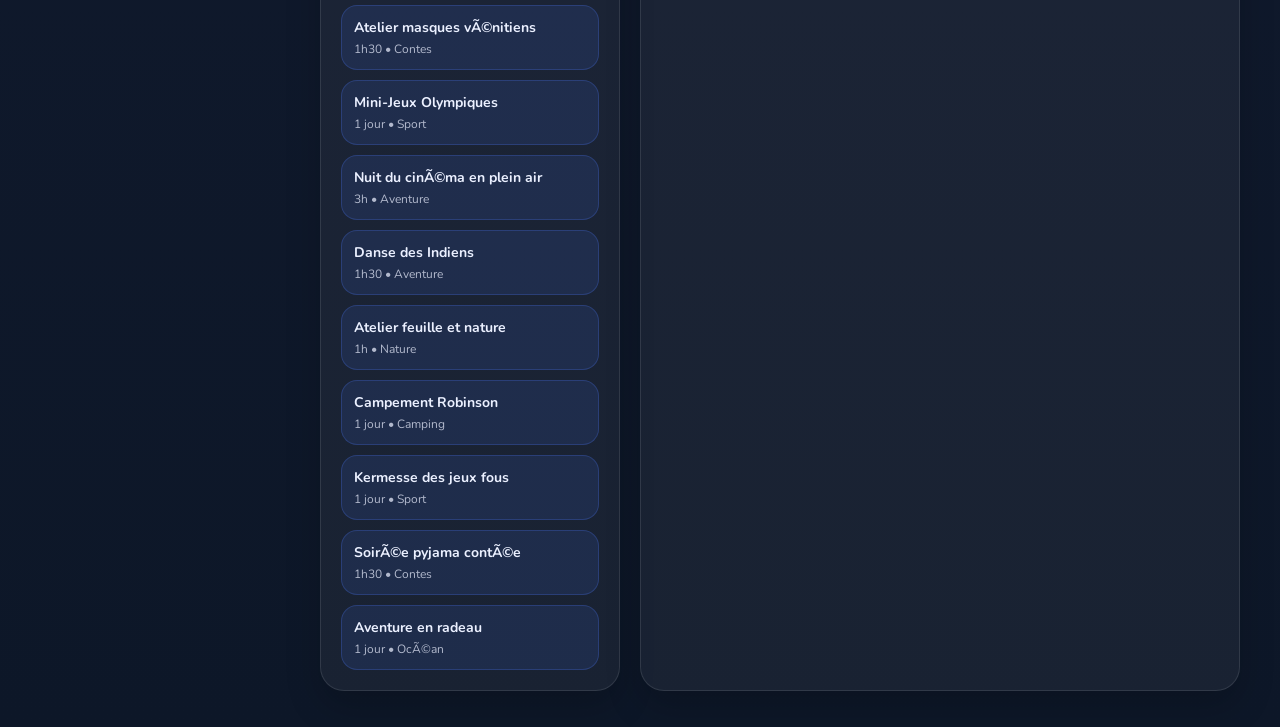
<file: planning.html>
<!DOCTYPE html>
<html lang="fr">

<head>
  <meta charset="UTF-8">
  <meta name="viewport" content="width=device-width, initial-scale=1.0">
  <title>ACM Activités — Planning</title>
  <link rel="stylesheet" href="css/style.css">
</head>

<body>
  <button class="mobile-toggle" id="mobileToggle" aria-label="Menu">☰</button>
  <div class="sidebar-overlay" id="sidebarOverlay"></div>

  <div class="layout">
    <aside class="sidebar" id="sidebar">
      <div class="logo">🎨 ACM<br>Activités</div>
      <span class="logo-sub">Centre de loisirs</span>

      <nav>
        <h4>Dashboard</h4>
        <a href="index.html">📊 Vue générale</a>
        <a href="planning.html" class="active">🗓️ Planning</a>

        <h4>Activités</h4>
        <a href="activities.html">📚 Toutes</a>
        <a href="activities.html?category=Grand+jeu">🏴 Grand jeu</a>
        <a href="activities.html?category=Sportive">🏃 Sportives</a>
        <a href="activities.html?category=Manuelle">✂️ Manuelles</a>
        <a href="activities.html?category=Artistique">🎭 Artistiques</a>
        <a href="activities.html?category=Nature">🌳 Nature</a>
        <a href="activities.html?category=Veillée">🌙 Veillées</a>

        <h4>Gestion</h4>
        <a href="admin.html">➕ Nouvelle activité</a>
      </nav>
    </aside>

    <main class="main">
      <div class="page-header">
        <p class="eyebrow">Planning</p>
        <h1>🗓️ Organiser votre semaine</h1>
        <p>Glissez vos activités sur le calendrier réel et gardez un aperçu clair comme sur un agenda iPhone.</p>
      </div>

      <section class="planning-toolbar">
        <button type="button" id="prevWeekBtn" class="secondary-btn">← Semaine précédente</button>
        <div class="week-switcher">
          <span id="weekTitle" class="week-title"></span>
          <button type="button" id="todayBtn" class="secondary-btn small">Aujourd'hui</button>
        </div>
        <div style="display:flex;gap:8px;align-items:center">
          <button type="button" id="toggleViewBtn" class="secondary-btn small">Afficher le jour</button>
          <button type="button" id="exportBtnPlanning" class="secondary-btn small">⬇️ Exporter</button>
          <input type="file" id="importPlanningFile" accept="application/json" style="display:none">
          <button type="button" id="importBtnPlanning" class="secondary-btn small">📤 Importer</button>
          <button type="button" id="toggleTouchBtn" class="secondary-btn small">Mode tactile</button>
        </div>
        <button type="button" id="nextWeekBtn" class="secondary-btn">Semaine suivante →</button>
      </section>

      <section class="planning-layout">
        <aside class="planning-sidebar">
          <div class="planning-card">
            <h3>Activités disponibles</h3>
            <p>Glissez-les sur le calendrier pour les placer dans votre semaine.</p>
            <div id="activityPool" class="activity-pool"></div>
          </div>
        </aside>

        <div class="planning-card planner-card">
          <div id="planningMessage" class="planner-message" aria-live="polite"></div>
          <div id="plannerCalendar" class="planner-calendar"></div>

          <!-- Modal for quick event creation -->
          <div id="eventModal" class="modal-overlay" style="display:none">
            <div class="modal">
              <h3>Nouvel événement</h3>
              <div class="form-row-modal">
                <label>Titre</label>
                <input type="text" id="modalTitle" placeholder="Ex: Repas du midi">
              </div>
              <div class="form-row-modal">
                <label>Durée</label>
                <input type="text" id="modalDuration" placeholder="Ex: 1h20 ou 30min">
              </div>
              <div class="form-row-modal">
                <label>Répétition</label>
                <select id="modalRecurrence">
                  <option value="none">Aucune</option>
                  <option value="daily">Quotidienne (7 jours)</option>
                  <option value="weekly">Hebdomadaire (4 semaines)</option>
                </select>
              </div>
              <div style="display:flex;gap:8px;justify-content:flex-end;margin-top:12px">
                <button id="modalDelete" class="secondary-btn small" style="display:none;background:rgba(255,100,100,0.12);color:#ff6b6b;border:1px solid rgba(255,100,100,0.18)">Supprimer</button>
                <button id="modalDuplicate" class="secondary-btn small" style="display:none">Dupliquer</button>
                <button id="modalCancel" class="secondary-btn small">Annuler</button>
                <button id="modalSave" class="secondary-btn small">Ajouter</button>
              </div>
            </div>
          </div>

          <!-- Modal for import planning time selection -->
          <div id="importModal" class="modal-overlay" style="display:none">
            <div class="modal">
              <h3>Importer dans le calendrier</h3>
              <div class="form-row-modal">
                <label>Heure de début</label>
                <input type="time" id="modalImportStart" value="08:00">
              </div>
              <div class="form-row-modal">
                <label>Heure de fin</label>
                <input type="time" id="modalImportEnd" value="09:00">
              </div>
              <p id="importModalInfo" style="margin-bottom:12px;color:var(--text-soft);font-size:13px"></p>
              <div style="display:flex;gap:8px;justify-content:flex-end;margin-top:12px">
                <button id="importModalCancel" class="secondary-btn small">Annuler</button>
                <button id="importModalSave" class="secondary-btn small">Importer</button>
              </div>
            </div>
          </div>
        </div>
      </section>
    </main>
  </div>

  <script src="data/activities.js"></script>
  <script src="js/utils.js"></script>
  <script src="js/planning.js"></script>
</body>
</html>
</file>
<file: css/style.css>
﻿/* ======================================
   ACM ACTIVITÉS — BUSINESS THEME
   ====================================== */

@import url('https://fonts.googleapis.com/css2?family=Nunito:wght@400;600;700;800&display=swap');

:root {
  --bg: #0d1728;
  --surface: #13203a;
  --surface-soft: #172a44;
  --surface-muted: #1f3350;
  --border: rgba(255, 255, 255, 0.08);
  --text: #ebf0ff;
  --text-soft: rgba(235, 240, 255, 0.72);
  --text-muted: rgba(235, 240, 255, 0.55);
  --primary: #4b7bff;
  --primary-soft: #6a8cff;
  --accent: #4ad1e0;
  --highlight: #f4b24a;
  --radius: 20px;
  --radius-sm: 14px;
  --shadow: 0 24px 60px rgba(0, 0, 0, 0.25);
  --shadow-sm: 0 16px 35px rgba(0, 0, 0, 0.18);
  --font-body: 'Nunito', sans-serif;
  --font-display: 'Nunito', sans-serif;
}

/* ----- RESET ----- */
*, *::before, *::after {
  margin: 0;
  padding: 0;
  box-sizing: border-box;
}

html {
  scroll-behavior: smooth;
}

body {
  font-family: var(--font-body);
  min-height: 100vh;
  color: var(--text);
  background: linear-gradient(180deg, #091125 0%, #111a2e 38%, #0d1728 100%);
}

img {
  display: block;
  max-width: 100%;
}

a {
  color: inherit;
}

button, input, select, textarea {
  font: inherit;
}

/* ----- LAYOUT ----- */
.layout {
  display: flex;
  min-height: 100vh;
}

/* ----- SIDEBAR ----- */
.sidebar {
  width: 280px;
  background: linear-gradient(180deg, rgba(19,32,58,0.98), rgba(15,25,44,0.98));
  padding: 34px 22px;
  border-right: 1px solid rgba(255,255,255,0.1);
  position: sticky;
  top: 0;
  height: 100vh;
  overflow-y: auto;
  flex-shrink: 0;
  backdrop-filter: blur(14px);
}

.sidebar a {
  display: flex;
  align-items: center;
  gap: 12px;
  padding: 13px 15px;
  text-decoration: none;
  color: #e9f3ff;
  border-radius: var(--radius-sm);
  margin-bottom: 6px;
  font-weight: 700;
  font-size: 15px;
  transition: all 0.18s ease;
  border: 1px solid transparent;
}

.sidebar::-webkit-scrollbar {
  width: 6px;
}

.sidebar::-webkit-scrollbar-thumb {
  background: rgba(255, 255, 255, 0.14);
  border-radius: 10px;
}

.logo {
  font-family: var(--font-display);
  font-size: 26px;
  color: var(--text);
  margin-bottom: 8px;
  line-height: 1.1;
}

.logo-sub {
  display: block;
  margin-bottom: 30px;
  font-size: 13px;
  color: var(--text-soft);
  font-weight: 700;
}

.sidebar h4 {
  color: var(--text-soft);
  font-size: 11px;
  text-transform: uppercase;
  letter-spacing: 1.6px;
  margin: 28px 0 12px 8px;
  font-weight: 700;
}

.sidebar a {
  display: flex;
  align-items: center;
  gap: 12px;
  padding: 13px 15px;
  text-decoration: none;
  color: var(--text-soft);
  border-radius: var(--radius-sm);
  margin-bottom: 6px;
  font-weight: 700;
  font-size: 15px;
  transition: all 0.18s ease;
  border: 1px solid transparent;
}

.sidebar a:hover {
  background: rgba(75, 123, 255, 0.12);
  color: var(--primary);
  border-color: rgba(75, 123, 255, 0.2);
}

.sidebar a.active {
  background: rgba(75, 123, 255, 0.18);
  color: var(--primary);
  border-color: rgba(75, 123, 255, 0.28);
  box-shadow: 0 16px 35px rgba(75, 123, 255, 0.12);
}

.sidebar a .icon {
  width: 26px;
  text-align: center;
}

/* ----- MAIN ----- */
.main {
  flex: 1;
  padding: 36px 40px;
  max-width: 1440px;
}

/* ----- PLANNING ----- */
.planning-toolbar {
  display: flex;
  justify-content: space-between;
  align-items: center;
  gap: 16px;
  margin: 24px 0 20px;
  flex-wrap: wrap;
}

.week-switcher {
  display: flex;
  align-items: center;
  gap: 12px;
  flex-wrap: wrap;
}

.week-title {
  font-weight: 800;
  color: var(--text);
}

.secondary-btn {
  padding: 10px 14px;
  border-radius: 999px;
  border: 1px solid rgba(255,255,255,0.14);
  background: rgba(255,255,255,0.06);
  color: var(--text);
  cursor: pointer;
}

.secondary-btn.small {
  padding: 8px 12px;
  font-size: 14px;
}

.planning-layout {
  display: grid;
  grid-template-columns: 300px 1fr;
  gap: 20px;
}

.planning-card {
  background: rgba(255,255,255,0.05);
  border: 1px solid rgba(255,255,255,0.1);
  border-radius: 24px;
  padding: 20px;
  box-shadow: var(--shadow-sm);
}

.planning-card h3 {
  font-size: 18px;
  margin-bottom: 8px;
}

.planning-card p {
  color: var(--text-soft);
  margin-bottom: 14px;
  font-size: 14px;
}

.activity-pool {
  display: grid;
  gap: 10px;
}

.planning-activity-card {
  padding: 12px;
  border-radius: 16px;
  background: rgba(75, 123, 255, 0.12);
  border: 1px solid rgba(75, 123, 255, 0.24);
  cursor: grab;
  display: grid;
  gap: 4px;
}

.planning-activity-card strong {
  font-size: 14px;
}

.planning-activity-card span {
  color: var(--text-soft);
  font-size: 12px;
}

.planner-card {
  overflow: hidden;
}

.planner-message {
  min-height: 24px;
  margin-bottom: 12px;
  color: var(--accent);
  font-weight: 700;
  opacity: 0;
  transition: opacity 0.2s ease;
}

.planner-message.show {
  opacity: 1;
}

.planner-calendar {
  display: grid;
  gap: 6px;
}

.planner-header,
.planner-hour-row {
  display: grid;
  grid-template-columns: 70px repeat(7, minmax(0, 1fr));
  gap: 6px;
}

.planner-day-header,
.planner-time-label,
.planner-slot {
  border-radius: 12px;
  min-height: 72px;
}

.planner-day-header {
  background: rgba(255,255,255,0.08);
  padding: 10px;
  display: grid;
  gap: 4px;
  align-items: center;
  justify-items: center;
}

.planner-time-label {
  display: flex;
  align-items: center;
  justify-content: center;
  font-size: 12px;
  color: var(--text-soft);
  background: rgba(255,255,255,0.04);
}

.planner-slot {
  background: rgba(255,255,255,0.035);
  border: 1px solid rgba(255,255,255,0.06);
  position: relative;
  min-height: 72px;
}

.planner-slot.drop-target {
  outline: 2px dashed var(--accent);
  outline-offset: -4px;
}

.planner-slot-wrapper {
  position: absolute;
  inset: 4px;
  z-index: 2;
  pointer-events: none;
}

.planning-event {
  position: absolute;
  left: 0;
  right: 0;
  border-radius: 12px;
  color: white;
  box-shadow: 0 10px 24px rgba(0,0,0,0.18);
  overflow: hidden;
  pointer-events: none;
}

.planning-event-header {
  position: relative;
  pointer-events: auto;
  padding: 8px;
  display: flex;
  flex-direction: column;
  gap: 4px;
  min-height: 40px;
}

.planning-event-body {
  pointer-events: none;
  padding: 8px;
  min-height: 40px;
}

.planning-event strong,
.planning-event span {
  display: block;
}

.planning-event .resize-handle {
  pointer-events: auto;
}

.resize-handle {
  position: absolute;
  bottom: 6px;
  left: 50%;
  transform: translateX(-50%);
  width: 40px;
  height: 8px;
  background: rgba(255,255,255,0.18);
  border-radius: 6px;
  cursor: ns-resize;
}

.activity-pool .selected { outline: 3px solid var(--accent); }

.planning-event strong {
  font-size: 12px;
  line-height: 1.2;
}

.planning-event span {
  font-size: 11px;
  opacity: 0.9;
}

@media (max-width: 1080px) {
  .planning-layout {
    grid-template-columns: 1fr;
  }
}

@media (max-width: 720px) {
  .planner-header,
  .planner-hour-row {
    grid-template-columns: 54px repeat(7, minmax(70px, 1fr));
    overflow-x: auto;
  }
}

/* Modal */
.modal-overlay {
  position: absolute;
  inset: 0;
  display: grid;
  place-items: center;
  background: rgba(0,0,0,0.45);
  z-index: 60;
}
.modal {
  width: 420px;
  max-width: calc(100% - 40px);
  background: var(--surface);
  border: 1px solid var(--border);
  padding: 18px;
  border-radius: 12px;
  box-shadow: var(--shadow);
}
.modal h3 { margin-bottom: 10px; }
.form-row-modal { display:flex;flex-direction:column;gap:6px;margin-bottom:8px }
.form-row-modal input { padding:10px;border-radius:8px;border:1px solid rgba(255,255,255,0.06);background:rgba(255,255,255,0.03);color:var(--text) }

/* ----- TOPBAR ----- */
.topbar {
  display: flex;
  justify-content: space-between;
  align-items: flex-start;
  gap: 24px;
  margin-bottom: 34px;
  flex-wrap: wrap;
}

.topbar-left {
  display: flex;
  flex-direction: column;
  gap: 10px;
  min-width: 240px;
}

.topbar-right {
  display: flex;
  align-items: center;
  gap: 12px;
  flex-wrap: wrap;
}

.topbar h1,
.page-header h1 {
  font-family: var(--font-display);
  font-size: 34px;
  color: var(--text);
}

.eyebrow {
  text-transform: uppercase;
  color: var(--text-soft);
  font-size: 12px;
  letter-spacing: 1.5px;
  font-weight: 800;
}

.topbar p,
.page-header p {
  color: var(--text-soft);
  font-weight: 500;
  font-size: 15px;
  line-height: 1.7;
}

.search-group {
  display: flex;
  gap: 0;
  flex-shrink: 0;
}

.search-group input {
  padding: 14px 18px;
  border: 1px solid var(--border);
  border-radius: var(--radius-sm) 0 0 var(--radius-sm);
  font-weight: 600;
  font-size: 14px;
  background: rgba(255, 255, 255, 0.06);
  color: var(--text);
  width: 320px;
  outline: none;
}

.search-group input::placeholder {
  color: var(--text-muted);
}

.search-group button {
  padding: 14px 20px;
  background: var(--primary);
  border: 1px solid var(--primary);
  color: white;
  border-radius: 0 var(--radius-sm) var(--radius-sm) 0;
  font-size: 18px;
  cursor: pointer;
  transition: background 0.18s ease, transform 0.18s ease;
}

.search-group button:hover {
  background: var(--primary-soft);
}

.primary-btn {
  display: inline-flex;
  align-items: center;
  justify-content: center;
  padding: 14px 22px;
  background: linear-gradient(135deg, var(--primary), var(--primary-soft));
  color: white;
  border: none;
  border-radius: 18px;
  box-shadow: 0 18px 34px rgba(75, 123, 255, 0.22);
  font-weight: 800;
  cursor: pointer;
  transition: transform 0.18s ease, box-shadow 0.18s ease;
}

.primary-btn:hover {
  transform: translateY(-1px);
  box-shadow: 0 22px 38px rgba(75, 123, 255, 0.26);
}

.user-panel {
  display: flex;
  align-items: center;
  gap: 12px;
  padding: 12px 16px;
  background: rgba(255, 255, 255, 0.05);
  border: 1px solid rgba(255, 255, 255, 0.08);
  border-radius: 18px;
}

.user-avatar {
  width: 44px;
  height: 44px;
  border-radius: 50%;
  background: var(--primary);
  color: white;
  display: grid;
  place-items: center;
  font-weight: 800;
}

.user-info strong {
  display: block;
  font-weight: 800;
  color: white;
}

.user-info span {
  font-size: 13px;
  color: var(--text-soft);
}

/* ----- STATS / KPI ----- */
.stats {
  display: grid;
  grid-template-columns: repeat(4, 1fr);
  gap: 20px;
  margin-bottom: 28px;
}

.stat-card {
  background: var(--surface-soft);
  border: 1px solid var(--border);
  border-radius: var(--radius);
  padding: 26px 22px 20px;
  box-shadow: var(--shadow-sm);
  transition: transform 0.18s ease, box-shadow 0.18s ease;
  position: relative;
  overflow: hidden;
}

.stat-card::before {
  content: '';
  position: absolute;
  top: 0;
  left: 0;
  width: 100%;
  height: 4px;
  background: linear-gradient(90deg, var(--primary), var(--accent));
}

.stat-card:hover {
  transform: translateY(-2px);
  box-shadow: 0 26px 50px rgba(0, 0, 0, 0.2);
}

.stat-card .stat-icon {
  font-size: 28px;
  margin-bottom: 12px;
}

.stat-card span {
  color: var(--text-soft);
  font-weight: 700;
  font-size: 13px;
  text-transform: uppercase;
  letter-spacing: 1px;
}

.stat-card h2 {
  font-family: var(--font-display);
  font-size: 42px;
  color: var(--text);
  margin-top: 8px;
  line-height: 1;
}

/* ----- CHARTS ----- */
.charts {
  display: grid;
  grid-template-columns: 1fr 1fr;
  gap: 20px;
  margin-bottom: 28px;
}

.chart-card {
  background: var(--surface-soft);
  border: 1px solid var(--border);
  border-radius: var(--radius);
  padding: 24px;
  box-shadow: var(--shadow-sm);
  display: grid;
  grid-template-rows: auto 1fr auto;
}

.chart-card h3 {
  font-family: var(--font-display);
  font-size: 20px;
  margin-bottom: 18px;
  display: flex;
  align-items: center;
  gap: 10px;
  color: var(--text);
}

.chart-card canvas {
  aspect-ratio: 1 / 1;
  max-height: 320px;
  border-radius: 24px;
  background: transparent;
  justify-self: center;
  align-self: center;
}

.chart-legend {
  display: grid;
  gap: 10px;
  padding-top: 16px;
}

.legend-item {
  display: flex;
  align-items: center;
  gap: 10px;
  font-size: 14px;
  color: var(--text-soft);
}

.legend-dot {
  width: 14px;
  height: 14px;
  border-radius: 999px;
  flex-shrink: 0;
  border: 1px solid rgba(255,255,255,0.12);
}

.legend-label {
  flex: 1;
  font-weight: 700;
  color: var(--text);
}

.legend-value {
  font-weight: 800;
  color: var(--text);
}

/* ----- BOTTOM SECTION ----- */
.bottom {
  display: grid;
  grid-template-columns: 1.35fr 1fr 0.95fr;
  gap: 20px;
}

.card-panel,
.recent,
.themes,
.summary {
  background: var(--surface-soft);
  border: 1px solid var(--border);
  border-radius: var(--radius);
  padding: 24px;
  box-shadow: var(--shadow-sm);
}

.recent h3,
.themes h3,
.summary h3 {
  font-family: var(--font-display);
  font-size: 20px;
  margin-bottom: 16px;
  color: var(--text);
}

.summary-list {
  display: grid;
  gap: 14px;
  margin-bottom: 18px;
}

.summary-item {
  display: flex;
  justify-content: space-between;
  align-items: center;
  gap: 12px;
  padding: 14px 18px;
  background: rgba(255,255,255,0.04);
  border: 1px solid rgba(255,255,255,0.08);
  border-radius: 16px;
}

.summary-item span {
  color: var(--text-soft);
  font-weight: 700;
  font-size: 14px;
}

.summary-item strong {
  color: var(--text);
  font-size: 15px;
}

.summary .view-btn {
  margin-top: 12px;
}

/* ----- ACTIVITY ITEM (dashboard) ----- */
.activity-item {
  background: rgba(255,255,255,0.04);
  border: 1px solid rgba(255,255,255,0.08);
  border-radius: var(--radius-sm);
  padding: 16px 18px;
  margin-bottom: 12px;
  display: flex;
  justify-content: space-between;
  align-items: center;
  transition: transform 0.18s ease, box-shadow 0.18s ease;
  cursor: pointer;
}

.activity-item:hover {
  transform: translateY(-2px);
  box-shadow: 0 18px 35px rgba(0,0,0,0.16);
}

.activity-item .left {
  flex: 1;
}

.activity-item h4 {
  font-family: var(--font-display);
  font-size: 16px;
  color: var(--text);
}

.activity-item .meta {
  font-size: 13px;
  font-weight: 600;
  color: var(--text-soft);
  margin-top: 6px;
}

.activity-item .badge {
  display: inline-block;
  padding: 6px 12px;
  border-radius: 999px;
  font-size: 12px;
  font-weight: 800;
  border: 1px solid rgba(255,255,255,0.12);
  text-transform: uppercase;
  color: var(--text);
  background: rgba(255,255,255,0.06);
}

/* ----- THEME BAR ----- */
.theme-bar {
  margin-bottom: 14px;
}

.theme-header {
  display: flex;
  justify-content: space-between;
  font-weight: 700;
  font-size: 14px;
  margin-bottom: 8px;
  color: var(--text-soft);
}

.theme-header span:first-child {
  display: flex;
  align-items: center;
  gap: 8px;
}

.theme-manager {
  margin-top: 24px;
  padding-top: 24px;
  border-top: 1px solid rgba(255,255,255,0.08);
  display: grid;
  gap: 16px;
}

.theme-manager-header {
  display: flex;
  justify-content: space-between;
  align-items: center;
  gap: 16px;
  color: var(--text-soft);
  font-weight: 700;
}

.theme-list {
  display: grid;
  grid-template-columns: repeat(auto-fit, minmax(120px, 1fr));
  gap: 10px;
}

.theme-chip {
  display: inline-flex;
  align-items: center;
  justify-content: space-between;
  gap: 12px;
  width: 100%;
  padding: 12px 14px;
  background: rgba(255,255,255,0.05);
  border: 1px solid rgba(255,255,255,0.08);
  border-radius: 16px;
  color: var(--text);
  cursor: pointer;
  transition: transform 0.18s ease, border-color 0.18s ease, background 0.18s ease;
}

.theme-chip:hover {
  transform: translateY(-1px);
  border-color: var(--primary);
}

.theme-chip.active {
  background: rgba(75,123,255,0.14);
  border-color: var(--primary);
}

.theme-chip-preview {
  width: 18px;
  height: 18px;
  border-radius: 999px;
  border: 1px solid rgba(255,255,255,0.18);
}

.theme-message {
  min-height: 22px;
  font-size: 13px;
  font-weight: 700;
  color: var(--text-soft);
}

.theme-form {
  display: grid;
  gap: 14px;
}

.theme-inputs {
  display: grid;
  grid-template-columns: repeat(2, minmax(0, 1fr));
  gap: 12px;
}

.theme-input-group {
  display: grid;
  gap: 6px;
}

.theme-input-group label {
  font-size: 13px;
  color: var(--text-soft);
}

.theme-input-group input[type="color"] {
  width: 100%;
  height: 44px;
  border: none;
  border-radius: 14px;
  padding: 0;
  cursor: pointer;
}

.theme-input-group input[type="text"] {
  width: 100%;
  padding: 12px 14px;
  background: rgba(255,255,255,0.05);
  border: 1px solid rgba(255,255,255,0.08);
  color: var(--text);
  border-radius: 14px;
}

.bar-track {
  height: 12px;
  background: rgba(255,255,255,0.06);
  border-radius: 999px;
  overflow: hidden;
}

.bar-fill {
  height: 100%;
  background: var(--primary);
  transition: width 0.3s ease;
}

/* ----- FILTERS AND CARDS ----- */
.filters {
  display: flex;
  gap: 12px;
  margin-bottom: 28px;
  flex-wrap: wrap;
}

.filters input,
.filters select {
  padding: 14px 16px;
  border: 1px solid rgba(255,255,255,0.16);
  border-radius: var(--radius-sm);
  font-weight: 700;
  font-size: 14px;
  background: rgba(255,255,255,0.14);
  color: #f4f8ff;
  outline: none;
}

.filters select option {
  background: #131b2b;
  color: #f4f8ff;
}

.filters input {
  flex: 1;
  min-width: 220px;
}

.filters input::placeholder {
  color: var(--text-muted);
}

.filters select {
  min-width: 180px;
  appearance: none;
  background-image: url("data:image/svg+xml,%3Csvg xmlns='http://www.w3.org/2000/svg' viewBox='0 0 24 24' fill='%23ebf0ff'%3E%3Cpath d='M7 10l5 5 5-5z'/%3E%3C/svg%3E");
  background-repeat: no-repeat;
  background-position: right 16px center;
  background-size: 16px;
  padding-right: 42px;
}

.filter-count {
  font-size: 14px;
  font-weight: 700;
  color: var(--text-soft);
  display: flex;
  align-items: center;
}

#activitiesGrid {
  display: grid;
  grid-template-columns: repeat(auto-fill, minmax(320px, 1fr));
  gap: 20px;
}

.activity-card {
  background: var(--surface);
  border: 1px solid var(--border);
  border-radius: var(--radius);
  overflow: hidden;
  box-shadow: var(--shadow-sm);
  transition: transform 0.18s ease, box-shadow 0.18s ease;
  cursor: pointer;
}

.activity-card:hover {
  transform: translateY(-3px);
  box-shadow: 0 24px 50px rgba(0,0,0,0.2);
}

.activity-image {
  height: 180px;
  background-size: cover;
  background-position: center;
  display: flex;
  align-items: flex-end;
  justify-content: flex-end;
  padding: 16px;
}

.activity-image .cat-tag {
  display: inline-block;
  padding: 6px 14px;
  background: rgba(74, 209, 224, 0.12);
  border: 1px solid rgba(74, 209, 224, 0.22);
  border-radius: 999px;
  font-size: 12px;
  font-weight: 700;
  color: var(--text);
}

.theme-pill {
  display: inline-flex;
  align-items: center;
  gap: 6px;
  padding: 6px 12px;
  border-radius: 999px;
  font-size: 12px;
  font-weight: 800;
  color: white;
  background: var(--primary);
  border: 1px solid transparent;
}

.activity-content {
  padding: 20px;
}

.activity-content .fav-star {
  float: right;
  font-size: 20px;
  margin-left: 8px;
}

.activity-title {
  font-family: var(--font-display);
  font-size: 20px;
  color: var(--text);
  margin-bottom: 8px;
  line-height: 1.2;
}

.activity-meta {
  display: flex;
  gap: 12px;
  flex-wrap: wrap;
  margin-bottom: 14px;
  color: var(--text-soft);
  font-weight: 600;
  font-size: 13px;
}

.activity-desc {
  font-size: 14px;
  color: var(--text-soft);
  line-height: 1.6;
  margin-bottom: 14px;
  display: -webkit-box;
  -webkit-line-clamp: 2;
  -webkit-box-orient: vertical;
  overflow: hidden;
}

.activity-footer {
  display: flex;
  justify-content: space-between;
  align-items: center;
  padding-top: 14px;
  border-top: 1px solid rgba(255,255,255,0.08);
}

.view-btn {
  display: inline-block;
  padding: 10px 24px;
  background: var(--primary);
  border: none;
  border-radius: var(--radius-sm);
  color: white;
  text-decoration: none;
  font-weight: 800;
  font-size: 14px;
  transition: transform 0.18s ease, box-shadow 0.18s ease;
}

.view-btn:hover {
  transform: translateY(-2px);
  box-shadow: 0 18px 32px rgba(75,123,255,0.18);
  background: var(--primary-soft);
}

.view-btn.small {
  padding: 8px 16px;
  font-size: 13px;
}

.detail-layout {
  display: grid;
  grid-template-columns: 1fr 1fr;
  gap: 28px;
}

.detail-image,
.detail-info,
.admin-form,
.empty-state,
.activity-card {
  background: var(--surface);
  border: 1px solid var(--border);
}

.detail-image {
  border-radius: var(--radius);
  box-shadow: var(--shadow-sm);
  height: 400px;
  background-size: cover;
  background-position: center;
  display: flex;
  flex-direction: column;
  justify-content: flex-end;
  padding: 24px;
}

.detail-image .badge-row {
  display: flex;
  gap: 10px;
  flex-wrap: wrap;
}

.detail-image .badge-row span {
  padding: 8px 16px;
  background: rgba(74, 209, 224, 0.12);
  border: 1px solid rgba(74, 209, 224, 0.22);
  border-radius: 999px;
  font-weight: 700;
  font-size: 13px;
  color: var(--text);
}

.detail-info {
  border-radius: var(--radius);
  box-shadow: var(--shadow-sm);
  padding: 28px;
}

.detail-info h1 {
  font-family: var(--font-display);
  font-size: 32px;
  margin-bottom: 10px;
  color: var(--text);
}

.detail-info .detail-meta {
  display: flex;
  gap: 14px;
  margin: 16px 0;
  flex-wrap: wrap;
}

.detail-info .detail-meta span {
  padding: 10px 18px;
  background: rgba(255,255,255,0.06);
  color: var(--text);
  border: 1px solid rgba(255,255,255,0.08);
  border-radius: var(--radius-sm);
  font-weight: 700;
  font-size: 14px;
  display: flex;
  align-items: center;
  gap: 8px;
}

.detail-info .detail-desc {
  font-size: 16px;
  line-height: 1.75;
  color: var(--text-soft);
  margin: 20px 0;
}

.detail-info h3 {
  font-family: var(--font-display);
  font-size: 18px;
  margin: 24px 0 12px;
  color: var(--text);
}

.material-list {
  display: flex;
  flex-wrap: wrap;
  gap: 10px;
}

.material-list span {
  padding: 8px 14px;
  background: rgba(255,255,255,0.05);
  border: 1px solid rgba(255,255,255,0.08);
  border-radius: 999px;
  font-weight: 700;
  font-size: 13px;
  color: var(--text);
}

.back-link {
  display: inline-flex;
  align-items: center;
  gap: 8px;
  padding: 12px 20px;
  background: rgba(75, 123, 255, 0.16);
  border-radius: var(--radius-sm);
  text-decoration: none;
  color: white;
  font-weight: 800;
  font-size: 14px;
  transition: transform 0.18s ease, background 0.18s ease;
}

.back-link:hover {
  transform: translateY(-2px);
  background: rgba(75, 123, 255, 0.22);
}

/* ----- ADMIN TABS ----- */
.admin-tabs {
  display: flex;
  gap: 12px;
  margin-bottom: 28px;
  border-bottom: 2px solid var(--border);
  padding-bottom: 0;
}

.admin-tab-btn {
  padding: 14px 20px;
  background: transparent;
  border: none;
  color: var(--text-soft);
  font-weight: 700;
  font-size: 14px;
  cursor: pointer;
  border-bottom: 3px solid transparent;
  transition: all 0.18s ease;
  font-family: var(--font-body);
}

.admin-tab-btn:hover {
  color: var(--text);
}

.admin-tab-btn.active {
  color: var(--primary);
  border-bottom-color: var(--primary);
}

.admin-tab-content {
  display: none;
  animation: fadeIn 0.22s ease;
}

.admin-tab-content.active {
  display: block;
}

@keyframes fadeIn {
  from {
    opacity: 0;
    transform: translateY(8px);
  }
  to {
    opacity: 1;
    transform: translateY(0);
  }
}

.admin-form {
  border-radius: var(--radius);
  box-shadow: var(--shadow-sm);
  padding: 32px;
  max-width: 720px;
}

.admin-form h2 {
  font-family: var(--font-display);
  font-size: 26px;
  margin-bottom: 24px;
  color: var(--text);
}

.form-group {
  margin-bottom: 20px;
}

.form-group label {
  display: block;
  font-weight: 700;
  font-size: 14px;
  margin-bottom: 8px;
  color: var(--text);
}

.form-group input,
.form-group select,
.form-group textarea {
  width: 100%;
  padding: 14px 16px;
  border: 1px solid rgba(255,255,255,0.18);
  border-radius: var(--radius-sm);
  background: rgba(255,255,255,0.12);
  color: #f6f9ff;
  outline: none;
}

.form-group select option {
  background: #131b2b;
  color: #f6f9ff;
}

.form-group textarea {
  min-height: 120px;
  resize: vertical;
}

.form-row {
  display: grid;
  grid-template-columns: 1fr 1fr;
  gap: 16px;
}

.form-group input[type="checkbox"] {
  width: auto;
  margin-right: 10px;
  transform: scale(1.2);
}

.form-group .checkbox-label {
  display: flex;
  align-items: center;
  gap: 10px;
  font-weight: 700;
  cursor: pointer;
  color: var(--text);
}

.submit-btn {
  padding: 14px 36px;
  background: var(--accent);
  border: none;
  border-radius: var(--radius-sm);
  color: var(--surface);
  font-family: var(--font-display);
  font-size: 18px;
  cursor: pointer;
  box-shadow: 0 18px 32px rgba(244, 178, 74, 0.2);
  transition: transform 0.18s ease, box-shadow 0.18s ease;
}

.submit-btn:hover {
  transform: translateY(-2px);
  box-shadow: 0 22px 36px rgba(244, 178, 74, 0.25);
}

.success-msg {
  padding: 14px 20px;
  background: rgba(74, 209, 224, 0.12);
  border: 1px solid rgba(74, 209, 224, 0.25);
  border-radius: var(--radius-sm);
  color: var(--text);
  font-weight: 700;
  margin-bottom: 20px;
}

.empty-state {
  text-align: center;
  padding: 60px 20px;
  background: var(--surface);
  border: 1px solid var(--border);
  border-radius: var(--radius);
  box-shadow: var(--shadow-sm);
}

.empty-state .empty-icon {
  font-size: 60px;
  margin-bottom: 18px;
}

.empty-state h3 {
  font-family: var(--font-display);
  font-size: 22px;
  margin-bottom: 10px;
  color: var(--text);
}

.empty-state p {
  color: var(--text-soft);
}

.mobile-toggle {
  display: none;
  position: fixed;
  top: 16px;
  left: 16px;
  z-index: 1000;
  padding: 12px;
  background: var(--primary);
  border: none;
  border-radius: 16px;
  color: white;
  font-size: 22px;
  cursor: pointer;
  box-shadow: 0 16px 30px rgba(75, 123, 255, 0.24);
}

.sidebar-overlay {
  display: none;
  position: fixed;
  inset: 0;
  background: rgba(0, 0, 0, 0.45);
  z-index: 99;
}

@media (max-width: 1200px) {
  .stats {
    grid-template-columns: repeat(2, 1fr);
  }
  .charts,
  .bottom {
    grid-template-columns: 1fr;
  }
  .detail-layout {
    grid-template-columns: 1fr;
  }
}

@media (max-width: 900px) {
  .mobile-toggle {
    display: block;
  }
  .sidebar {
    position: fixed;
    left: -320px;
    top: 0;
    bottom: 0;
    z-index: 100;
    transition: left 0.3s ease;
    border-right: 1px solid var(--border);
  }
  .sidebar.open {
    left: 0;
  }
  .sidebar-overlay.show {
    display: block;
  }
  .main {
    padding: 24px 20px;
  }
  .topbar {
    flex-direction: column;
    align-items: stretch;
  }
  .topbar h1 {
    font-size: 28px;
  }
  .search-group input {
    width: 100%;
  }
  .topbar-right {
    width: 100%;
    justify-content: space-between;
  }
  .stats {
    grid-template-columns: 1fr;
  }
  .charts,
  .bottom {
    grid-template-columns: 1fr;
  }
}

@media (max-width: 480px) {
  .main {
    padding: 16px 12px;
  }
  .stat-card h2 {
    font-size: 36px;
  }
  .activity-card .activity-title {
    font-size: 18px;
  }
  .detail-info h1 {
    font-size: 24px;
  }
  .detail-image {
    height: 260px;
  }
}
</file>
